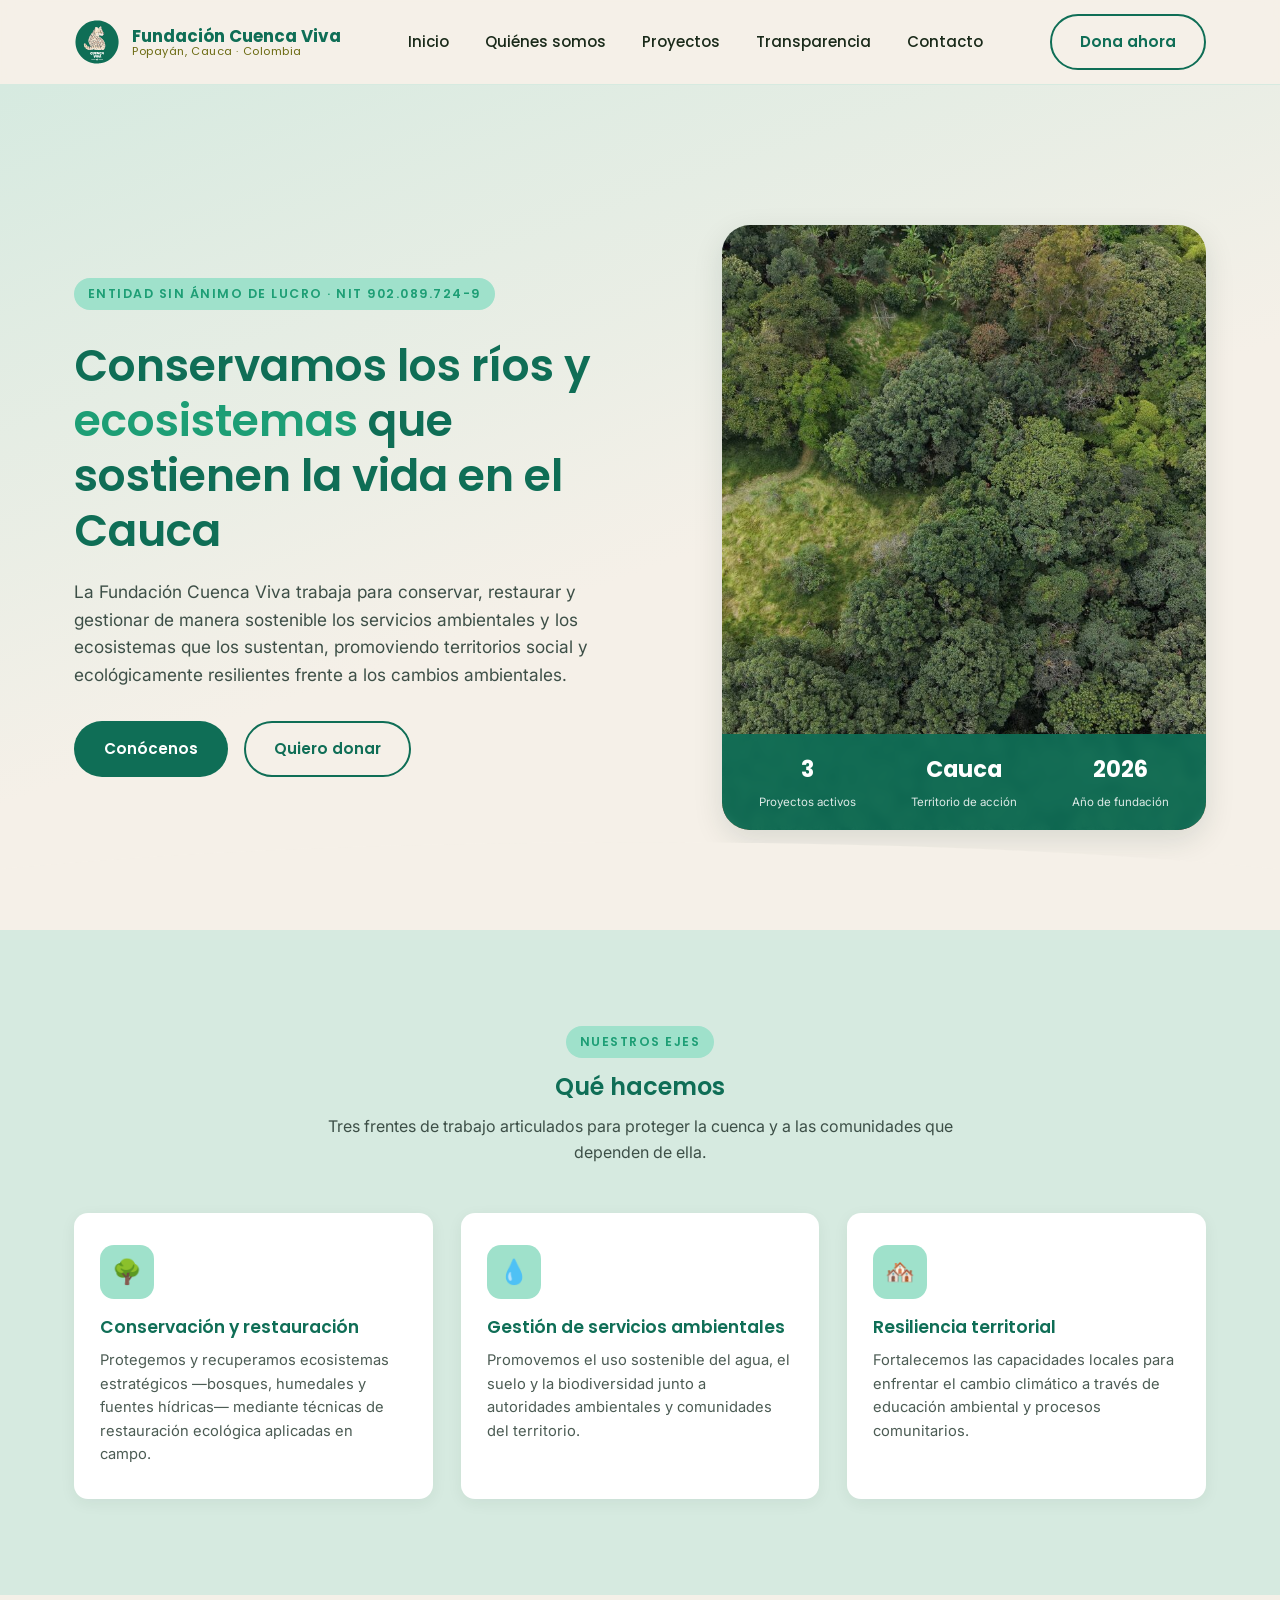
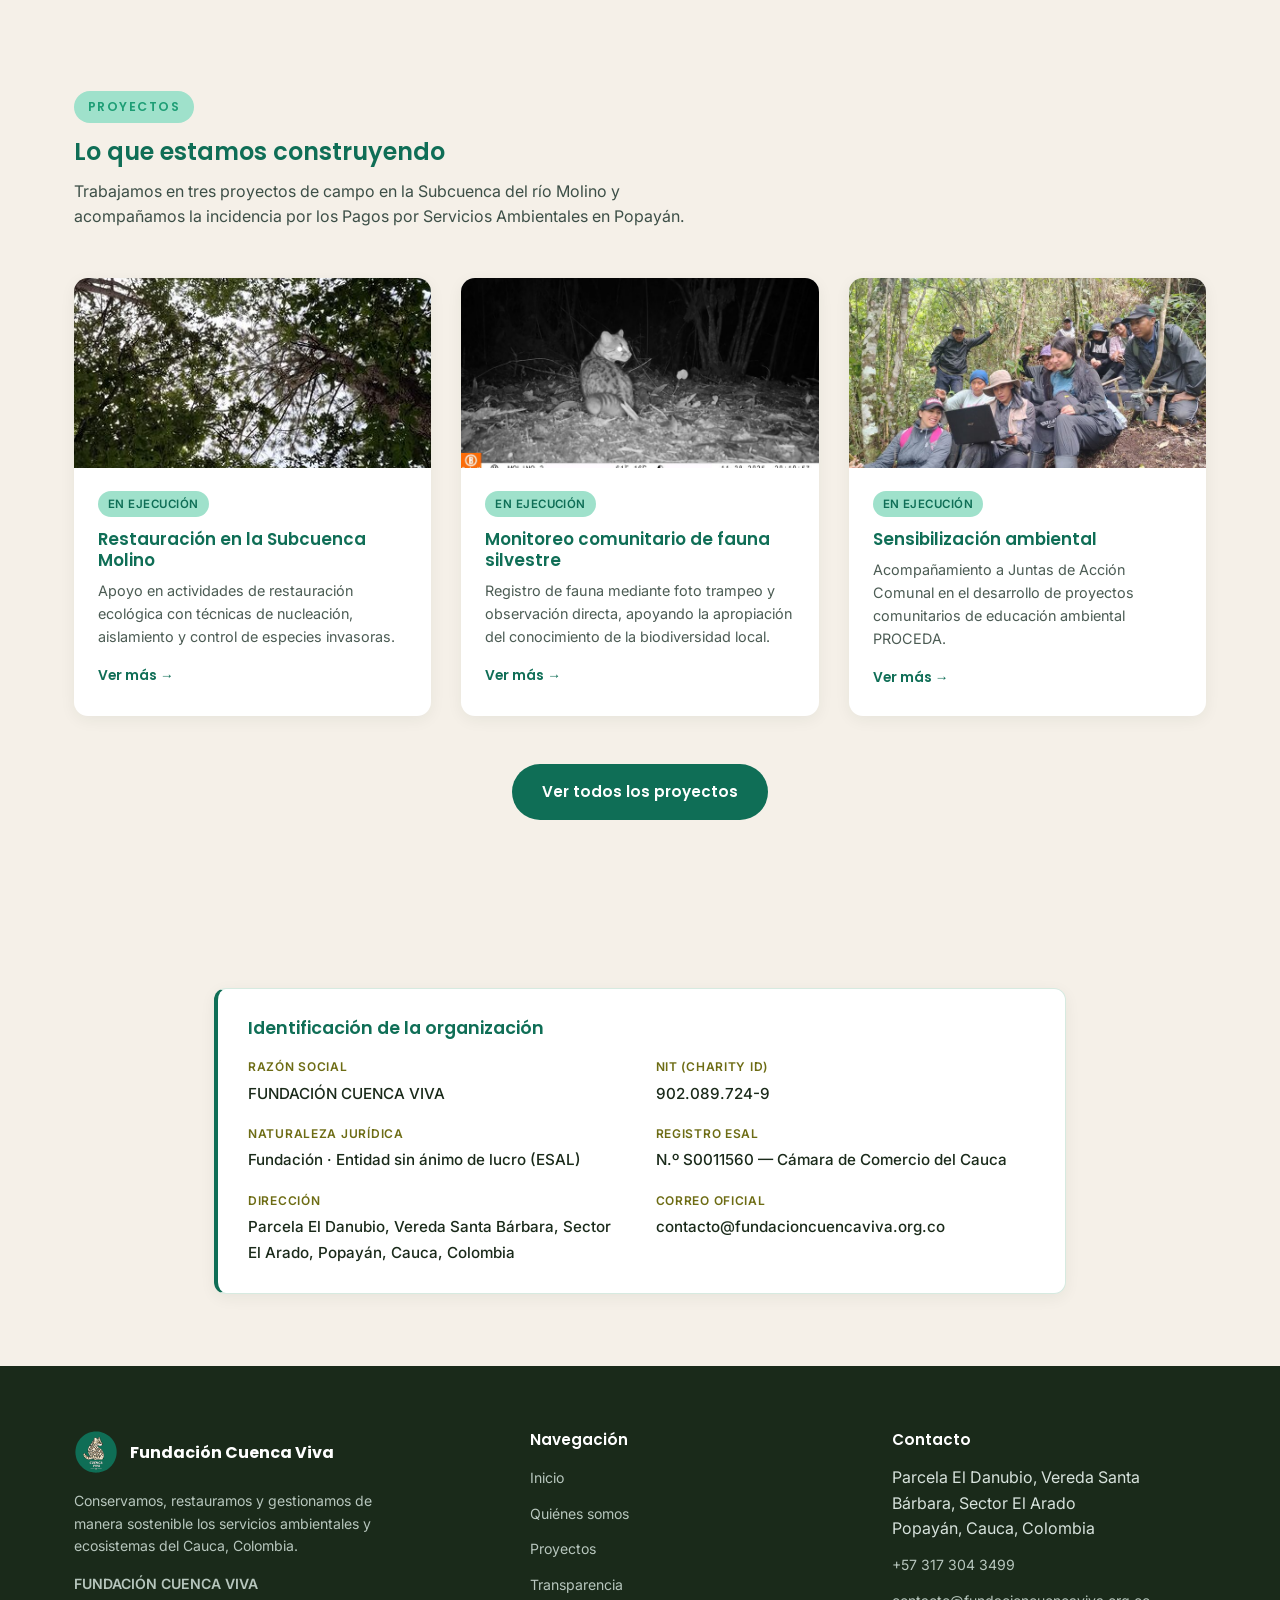
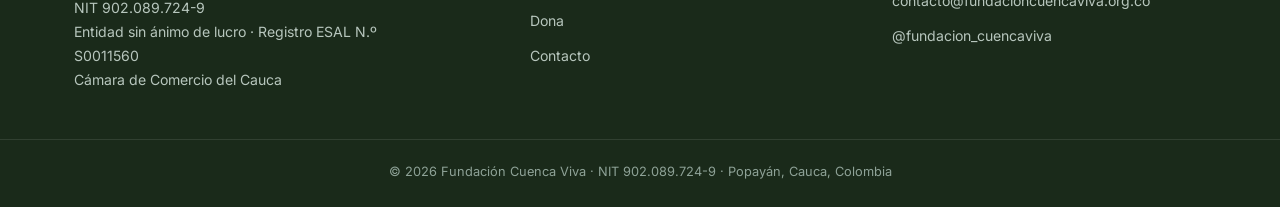
<file: index.html>
<!DOCTYPE html>
<html lang="es">
<head>
<meta charset="UTF-8">
<meta name="viewport" content="width=device-width, initial-scale=1.0">
<title>Fundación Cuenca Viva | Conservación de ecosistemas en el Cauca, Colombia</title>
<meta name="description" content="Fundación Cuenca Viva (NIT 902.089.724-9) es una entidad sin ánimo de lucro de Popayán, Cauca, que conserva, restaura y gestiona de manera sostenible los ecosistemas y servicios ambientales de la cuenca.">
<link rel="icon" type="image/svg+xml" href="images/logo.svg?v=2">
<link rel="shortcut icon" type="image/svg+xml" href="images/logo.svg?v=2">
<link rel="preconnect" href="https://fonts.googleapis.com">
<link href="https://fonts.googleapis.com/css2?family=Inter:wght@400;500;600&family=Poppins:wght@500;600;700&display=swap" rel="stylesheet">
<link rel="stylesheet" href="css/style.css">
<link rel="canonical" href="https://fundacioncuencaviva.org.co/">

<script type="application/ld+json">
{
  "@context": "https://schema.org",
  "@type": "NGO",
  "name": "Fundación Cuenca Viva",
  "legalName": "FUNDACIÓN CUENCA VIVA",
  "alternateName": "FUNCUVI",
  "taxID": "902089724-9",
  "url": "https://fundacioncuencaviva.org.co/",
  "logo": "https://fundacioncuencaviva.org.co/images/logo.svg",
  "description": "Entidad sin ánimo de lucro colombiana dedicada a conservar, restaurar y gestionar de manera sostenible los servicios ambientales y los ecosistemas del departamento del Cauca.",
  "email": "contacto@fundacioncuencaviva.org.co",
  "telephone": "+573173043499",
  "foundingDate": "2026-07-27",
  "address": {
    "@type": "PostalAddress",
    "streetAddress": "Parcela El Danubio, Vereda Santa Bárbara, Sector El Arado",
    "addressLocality": "Popayán",
    "addressRegion": "Cauca",
    "postalCode": "190001",
    "addressCountry": "CO"
  },
  "sameAs": [
    "https://www.instagram.com/fundacion_cuencaviva",
    "https://www.facebook.com/share/19NFATzHKv/",
    "https://www.tiktok.com/@cuenca.viva"
  ]
}
</script>
</head>
<body>

<header class="header">
  <div class="container">
    <a href="index.html" class="marca">
      <img src="images/logo.svg?v=2" alt="Logo Fundación Cuenca Viva">
      <span class="marca-texto">Fundación Cuenca Viva<span>Popayán, Cauca · Colombia</span></span>
    </a>

    <nav class="nav">
      <a href="index.html">Inicio</a>
      <a href="quienes-somos.html">Quiénes somos</a>
      <a href="proyectos.html">Proyectos</a>
      <a href="transparencia.html">Transparencia</a>
      <a href="contacto.html">Contacto</a>
    </nav>

    <div class="header-acciones">
      <a href="dona.html" class="btn btn-secundario">Dona ahora</a>
      <button class="menu-toggle" aria-label="Abrir menú">
        <span></span><span></span><span></span>
      </button>
    </div>
  </div>
</header>

<!-- ======= HERO ======= -->
<section id="inicio" class="hero">
  <div class="container">
    <div class="hero-texto">
      <span class="eyebrow">Entidad sin ánimo de lucro · NIT 902.089.724-9</span>
      <h1>Conservamos los ríos y <em>ecosistemas</em> que sostienen la vida en el Cauca</h1>
      <p>La Fundación Cuenca Viva trabaja para conservar, restaurar y gestionar de manera sostenible los servicios ambientales y los ecosistemas que los sustentan, promoviendo territorios social y ecológicamente resilientes frente a los cambios ambientales.</p>
      <div class="hero-acciones">
        <a href="quienes-somos.html" class="btn btn-primario">Conócenos</a>
        <a href="dona.html" class="btn btn-secundario">Quiero donar</a>
      </div>
    </div>

    <div class="hero-visual">
      <img src="images/hero-cuenca.jpg" alt="Vista aérea del bosque y la cuenca del río Molino, Popayán, Cauca">
      <div class="hero-stats">
        <div><strong>3</strong><span>Proyectos activos</span></div>
        <div><strong>Cauca</strong><span>Territorio de acción</span></div>
        <div><strong>2026</strong><span>Año de fundación</span></div>
      </div>
    </div>
  </div>
  <div class="hero-ola"></div>
</section>

<!-- ======= QUÉ HACEMOS ======= -->
<section id="que-hacemos" class="ejes">
  <div class="container">
    <div class="section-head centrado">
      <span class="eyebrow">Nuestros ejes</span>
      <h2>Qué hacemos</h2>
      <p>Tres frentes de trabajo articulados para proteger la cuenca y a las comunidades que dependen de ella.</p>
    </div>

    <div class="ejes-grid">
      <div class="eje-card">
        <div class="eje-icono">🌳</div>
        <h3>Conservación y restauración</h3>
        <p>Protegemos y recuperamos ecosistemas estratégicos —bosques, humedales y fuentes hídricas— mediante técnicas de restauración ecológica aplicadas en campo.</p>
      </div>
      <div class="eje-card">
        <div class="eje-icono">💧</div>
        <h3>Gestión de servicios ambientales</h3>
        <p>Promovemos el uso sostenible del agua, el suelo y la biodiversidad junto a autoridades ambientales y comunidades del territorio.</p>
      </div>
      <div class="eje-card">
        <div class="eje-icono">🏘️</div>
        <h3>Resiliencia territorial</h3>
        <p>Fortalecemos las capacidades locales para enfrentar el cambio climático a través de educación ambiental y procesos comunitarios.</p>
      </div>
    </div>
  </div>
</section>

<!-- ======= PROYECTOS (vista previa) ======= -->
<section id="proyectos" class="proyectos">
  <div class="container">
    <div class="section-head">
      <span class="eyebrow">Proyectos</span>
      <h2>Lo que estamos construyendo</h2>
      <p>Trabajamos en tres proyectos de campo en la Subcuenca del río Molino y acompañamos la incidencia por los Pagos por Servicios Ambientales en Popayán.</p>
    </div>

    <div class="proyectos-grid">
      <div class="proyecto-card">
        <div class="proyecto-img">
          <img src="images/proyecto-restauracion.jpg" alt="Dosel de bosque en restauración en la Subcuenca Molino">
        </div>
        <div class="proyecto-body">
          <span class="tag-estado">En ejecución</span>
          <h3>Restauración en la Subcuenca Molino</h3>
          <p>Apoyo en actividades de restauración ecológica con técnicas de nucleación, aislamiento y control de especies invasoras.</p>
          <a href="proyectos.html#restauracion">Ver más →</a>
        </div>
      </div>

      <div class="proyecto-card">
        <div class="proyecto-img">
          <img src="images/proyecto-fauna.jpg" alt="Registro de fototrampeo de fauna silvestre en la cuenca">
        </div>
        <div class="proyecto-body">
          <span class="tag-estado">En ejecución</span>
          <h3>Monitoreo comunitario de fauna silvestre</h3>
          <p>Registro de fauna mediante foto trampeo y observación directa, apoyando la apropiación del conocimiento de la biodiversidad local.</p>
          <a href="proyectos.html#fauna">Ver más →</a>
        </div>
      </div>

      <div class="proyecto-card">
        <div class="proyecto-img">
          <img src="images/proyecto-sensibilizacion.jpg" alt="Equipo de la fundación en jornada de trabajo comunitario">
        </div>
        <div class="proyecto-body">
          <span class="tag-estado">En ejecución</span>
          <h3>Sensibilización ambiental</h3>
          <p>Acompañamiento a Juntas de Acción Comunal en el desarrollo de proyectos comunitarios de educación ambiental PROCEDA.</p>
          <a href="proyectos.html#sensibilizacion">Ver más →</a>
        </div>
      </div>
    </div>

    <div class="proyectos-cta">
      <a href="proyectos.html" class="btn btn-primario">Ver todos los proyectos</a>
    </div>
  </div>
</section>

<!-- ======= IDENTIDAD DE LA ENTIDAD ======= -->
<section class="quienes" style="padding-top:72px; padding-bottom:72px;">
  <div class="container" style="display:block; max-width:900px;">
    <div class="legal-box">
      <h3>Identificación de la organización</h3>
      <div class="legal-grid">
        <div class="legal-dato">
          <span>Razón social</span>
          <strong>FUNDACIÓN CUENCA VIVA</strong>
        </div>
        <div class="legal-dato">
          <span>NIT (Charity ID)</span>
          <strong>902.089.724-9</strong>
        </div>
        <div class="legal-dato">
          <span>Naturaleza jurídica</span>
          <strong>Fundación · Entidad sin ánimo de lucro (ESAL)</strong>
        </div>
        <div class="legal-dato">
          <span>Registro ESAL</span>
          <strong>N.º S0011560 — Cámara de Comercio del Cauca</strong>
        </div>
        <div class="legal-dato">
          <span>Dirección</span>
          <strong>Parcela El Danubio, Vereda Santa Bárbara, Sector El Arado, Popayán, Cauca, Colombia</strong>
        </div>
        <div class="legal-dato">
          <span>Correo oficial</span>
          <strong><a href="mailto:contacto@fundacioncuencaviva.org.co">contacto@fundacioncuencaviva.org.co</a></strong>
        </div>
      </div>
    </div>
  </div>
</section>

<footer class="footer">
  <div class="container">
    <div>
      <div class="footer-marca">
        <img src="images/logo.svg?v=2" alt="Logo Fundación Cuenca Viva">
        <span>Fundación Cuenca Viva</span>
      </div>
      <p>Conservamos, restauramos y gestionamos de manera sostenible los servicios ambientales y ecosistemas del Cauca, Colombia.</p>
      <p class="footer-legal">
        <strong>FUNDACIÓN CUENCA VIVA</strong><br>
        NIT 902.089.724-9<br>
        Entidad sin ánimo de lucro · Registro ESAL N.º S0011560<br>
        Cámara de Comercio del Cauca
      </p>
    </div>

    <div>
      <h4>Navegación</h4>
      <ul>
        <li><a href="index.html">Inicio</a></li>
        <li><a href="quienes-somos.html">Quiénes somos</a></li>
        <li><a href="proyectos.html">Proyectos</a></li>
        <li><a href="transparencia.html">Transparencia</a></li>
        <li><a href="dona.html">Dona</a></li>
        <li><a href="contacto.html">Contacto</a></li>
      </ul>
    </div>

    <div>
      <h4>Contacto</h4>
      <ul>
        <li>Parcela El Danubio, Vereda Santa Bárbara, Sector El Arado<br>Popayán, Cauca, Colombia</li>
        <li><a href="tel:+573173043499">+57 317 304 3499</a></li>
        <li><a href="mailto:contacto@fundacioncuencaviva.org.co">contacto@fundacioncuencaviva.org.co</a></li>
        <li><a href="https://www.instagram.com/fundacion_cuencaviva" target="_blank" rel="noopener">@fundacion_cuencaviva</a></li>
      </ul>
    </div>
  </div>

  <div class="footer-bottom">
    © <span id="anio-actual"></span> Fundación Cuenca Viva · NIT 902.089.724-9 · Popayán, Cauca, Colombia
  </div>
</footer>

<script src="js/script.js"></script>
</body>
</html>
</file>
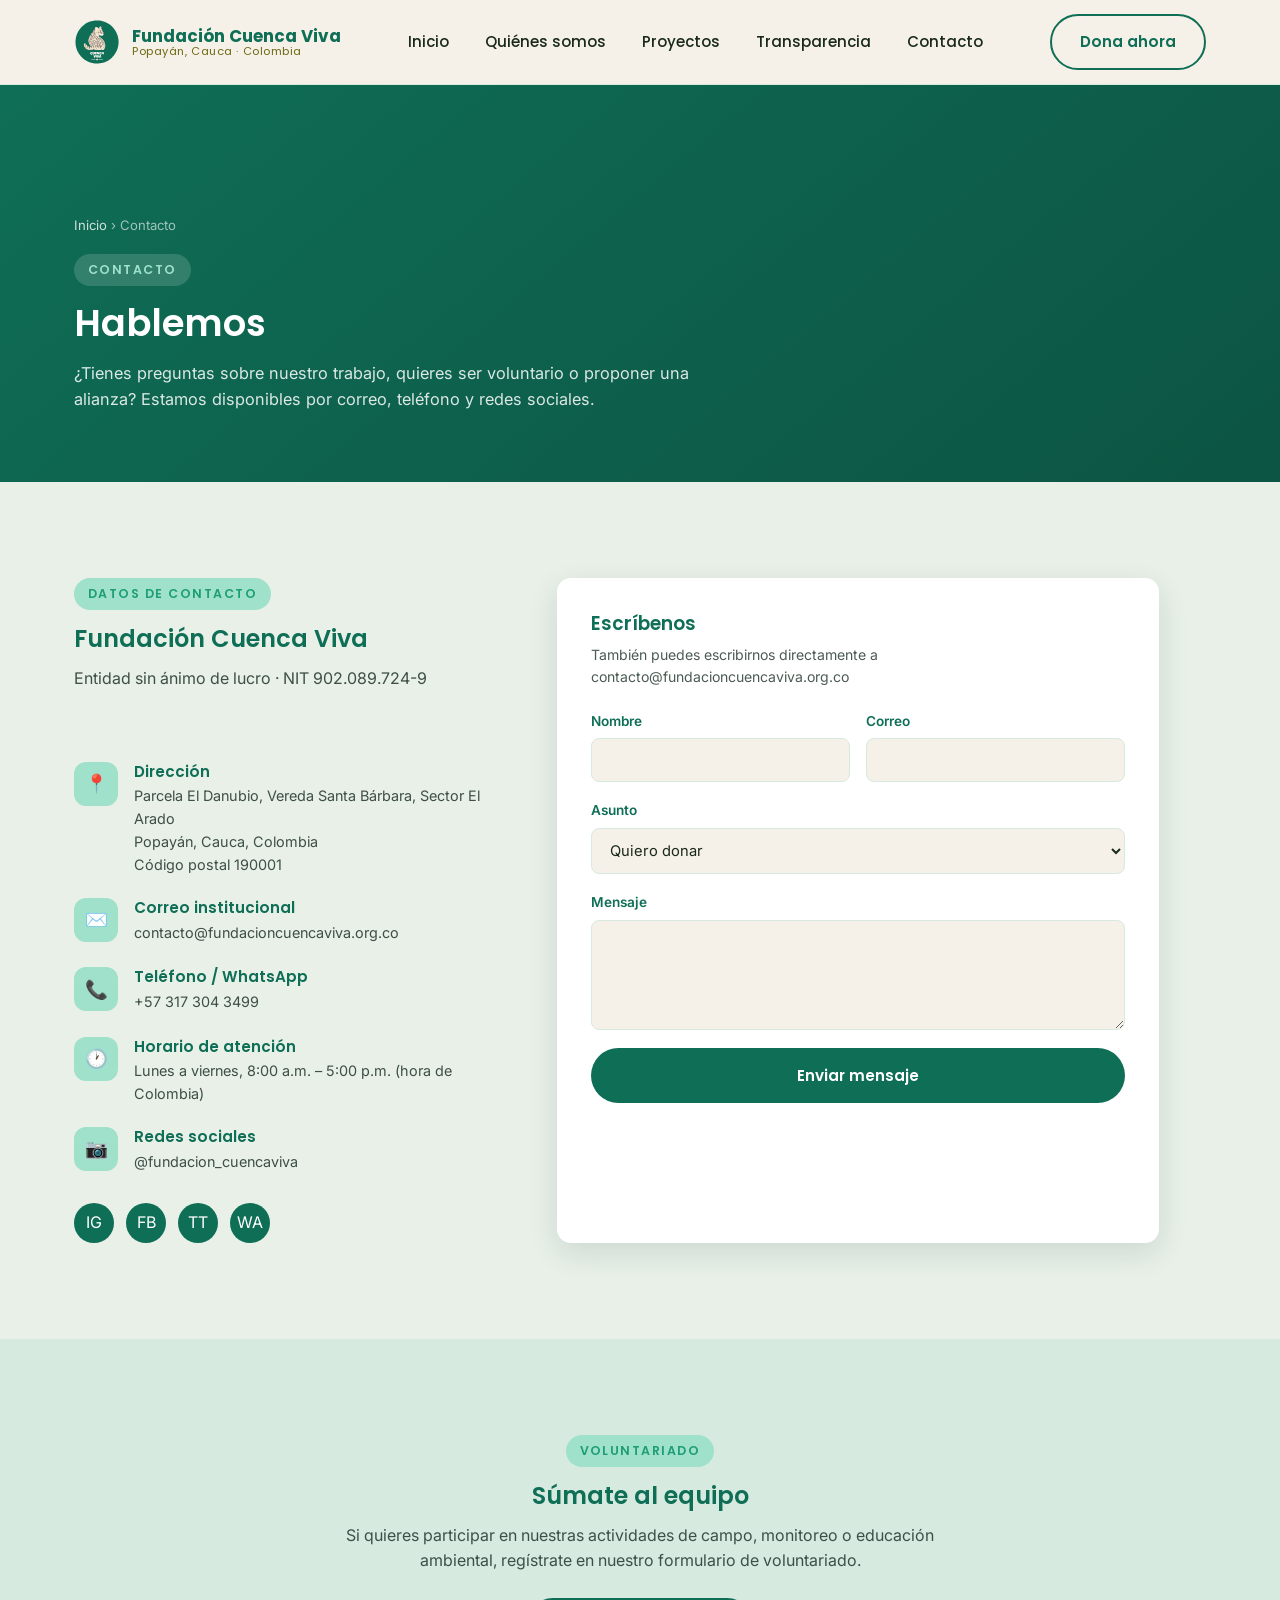
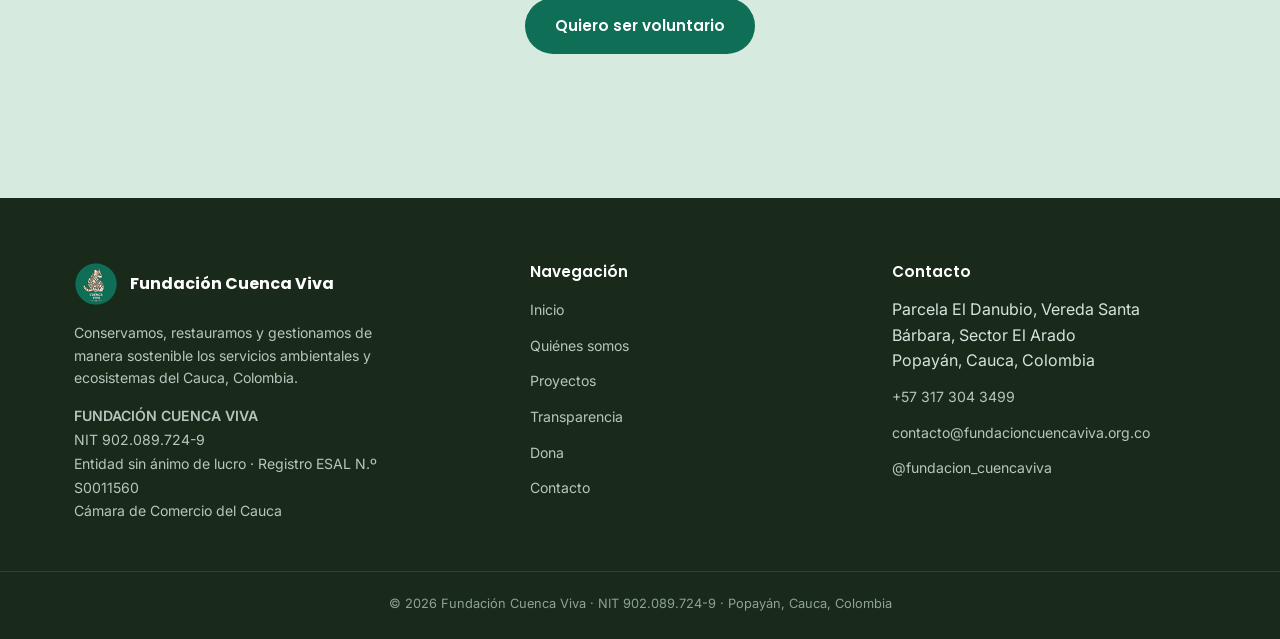
<file: contacto.html>
<!DOCTYPE html>
<html lang="es">
<head>
<meta charset="UTF-8">
<meta name="viewport" content="width=device-width, initial-scale=1.0">
<title>Contacto | Fundación Cuenca Viva</title>
<meta name="description" content="Contacta a la Fundación Cuenca Viva: Parcela El Danubio, Vereda Santa Bárbara, Sector El Arado, Popayán, Cauca, Colombia. Correo contacto@fundacioncuencaviva.org.co · Tel. +57 317 304 3499.">
<link rel="icon" type="image/svg+xml" href="images/logo.svg?v=2">
<link rel="shortcut icon" type="image/svg+xml" href="images/logo.svg?v=2">
<link rel="preconnect" href="https://fonts.googleapis.com">
<link href="https://fonts.googleapis.com/css2?family=Inter:wght@400;500;600&family=Poppins:wght@500;600;700&display=swap" rel="stylesheet">
<link rel="stylesheet" href="css/style.css">
<link rel="canonical" href="https://fundacioncuencaviva.org.co/contacto">
</head>
<body>

<header class="header">
  <div class="container">
    <a href="index.html" class="marca">
      <img src="images/logo.svg?v=2" alt="Logo Fundación Cuenca Viva">
      <span class="marca-texto">Fundación Cuenca Viva<span>Popayán, Cauca · Colombia</span></span>
    </a>

    <nav class="nav">
      <a href="index.html">Inicio</a>
      <a href="quienes-somos.html">Quiénes somos</a>
      <a href="proyectos.html">Proyectos</a>
      <a href="transparencia.html">Transparencia</a>
      <a href="contacto.html">Contacto</a>
    </nav>

    <div class="header-acciones">
      <a href="dona.html" class="btn btn-secundario">Dona ahora</a>
      <button class="menu-toggle" aria-label="Abrir menú">
        <span></span><span></span><span></span>
      </button>
    </div>
  </div>
</header>

<section class="page-header">
  <div class="container">
    <div class="migas"><a href="index.html">Inicio</a> › Contacto</div>
    <span class="eyebrow">Contacto</span>
    <h1>Hablemos</h1>
    <p>¿Tienes preguntas sobre nuestro trabajo, quieres ser voluntario o proponer una alianza? Estamos disponibles por correo, teléfono y redes sociales.</p>
  </div>
</section>

<section class="contacto">
  <div class="container">
    <div class="contacto-info">
      <div class="section-head">
        <span class="eyebrow">Datos de contacto</span>
        <h2>Fundación Cuenca Viva</h2>
        <p>Entidad sin ánimo de lucro · NIT 902.089.724-9</p>
      </div>

      <div class="info-item">
        <div class="info-icono">📍</div>
        <div>
          <h4>Dirección</h4>
          <p>Parcela El Danubio, Vereda Santa Bárbara, Sector El Arado<br>
          Popayán, Cauca, Colombia<br>
          Código postal 190001</p>
        </div>
      </div>

      <div class="info-item">
        <div class="info-icono">✉️</div>
        <div>
          <h4>Correo institucional</h4>
          <a href="mailto:contacto@fundacioncuencaviva.org.co">contacto@fundacioncuencaviva.org.co</a>
        </div>
      </div>

      <div class="info-item">
        <div class="info-icono">📞</div>
        <div>
          <h4>Teléfono / WhatsApp</h4>
          <a href="tel:+573173043499">+57 317 304 3499</a>
        </div>
      </div>

      <div class="info-item">
        <div class="info-icono">🕐</div>
        <div>
          <h4>Horario de atención</h4>
          <p>Lunes a viernes, 8:00 a.m. – 5:00 p.m. (hora de Colombia)</p>
        </div>
      </div>

      <div class="info-item">
        <div class="info-icono">📷</div>
        <div>
          <h4>Redes sociales</h4>
          <a href="https://www.instagram.com/fundacion_cuencaviva" target="_blank" rel="noopener">@fundacion_cuencaviva</a>
        </div>
      </div>

      <div class="redes">
        <a href="https://www.instagram.com/fundacion_cuencaviva" target="_blank" rel="noopener" aria-label="Instagram">IG</a>
        <a href="https://www.facebook.com/share/19NFATzHKv/" target="_blank" rel="noopener" aria-label="Facebook">FB</a>
        <a href="https://www.tiktok.com/@cuenca.viva" target="_blank" rel="noopener" aria-label="TikTok">TT</a>
        <a href="https://wa.me/573173043499" target="_blank" rel="noopener" aria-label="WhatsApp">WA</a>
      </div>
    </div>

    <form class="form-caja" id="form-contacto">
      <h3 style="margin-bottom:8px;">Escríbenos</h3>
      <p style="font-size:0.88rem; color:#4c5c54; margin-bottom:22px;">También puedes escribirnos directamente a contacto@fundacioncuencaviva.org.co</p>

      <div class="form-fila">
        <div class="campo">
          <label for="nombre">Nombre</label>
          <input type="text" id="nombre" required>
        </div>
        <div class="campo">
          <label for="correo">Correo</label>
          <input type="email" id="correo" required>
        </div>
      </div>

      <div class="campo">
        <label for="asunto">Asunto</label>
        <select id="asunto">
          <option>Quiero donar</option>
          <option>Quiero ser voluntario</option>
          <option>Propuesta de alianza</option>
          <option>Solicitud de información</option>
          <option>Otro</option>
        </select>
      </div>

      <div class="campo">
        <label for="mensaje">Mensaje</label>
        <textarea id="mensaje" required></textarea>
      </div>

      <button type="submit" class="btn btn-primario btn-block">Enviar mensaje</button>
    </form>
  </div>
</section>

<section class="ejes">
  <div class="container">
    <div class="section-head centrado">
      <span class="eyebrow">Voluntariado</span>
      <h2>Súmate al equipo</h2>
      <p>Si quieres participar en nuestras actividades de campo, monitoreo o educación ambiental, regístrate en nuestro formulario de voluntariado.</p>
      <p style="margin-top:24px;">
        <a href="https://forms.gle/8LjNhKtN3xJFmJ4n8" target="_blank" rel="noopener" class="btn btn-primario">Quiero ser voluntario</a>
      </p>
    </div>
  </div>
</section>

<footer class="footer">
  <div class="container">
    <div>
      <div class="footer-marca">
        <img src="images/logo.svg?v=2" alt="Logo Fundación Cuenca Viva">
        <span>Fundación Cuenca Viva</span>
      </div>
      <p>Conservamos, restauramos y gestionamos de manera sostenible los servicios ambientales y ecosistemas del Cauca, Colombia.</p>
      <p class="footer-legal">
        <strong>FUNDACIÓN CUENCA VIVA</strong><br>
        NIT 902.089.724-9<br>
        Entidad sin ánimo de lucro · Registro ESAL N.º S0011560<br>
        Cámara de Comercio del Cauca
      </p>
    </div>

    <div>
      <h4>Navegación</h4>
      <ul>
        <li><a href="index.html">Inicio</a></li>
        <li><a href="quienes-somos.html">Quiénes somos</a></li>
        <li><a href="proyectos.html">Proyectos</a></li>
        <li><a href="transparencia.html">Transparencia</a></li>
        <li><a href="dona.html">Dona</a></li>
        <li><a href="contacto.html">Contacto</a></li>
      </ul>
    </div>

    <div>
      <h4>Contacto</h4>
      <ul>
        <li>Parcela El Danubio, Vereda Santa Bárbara, Sector El Arado<br>Popayán, Cauca, Colombia</li>
        <li><a href="tel:+573173043499">+57 317 304 3499</a></li>
        <li><a href="mailto:contacto@fundacioncuencaviva.org.co">contacto@fundacioncuencaviva.org.co</a></li>
        <li><a href="https://www.instagram.com/fundacion_cuencaviva" target="_blank" rel="noopener">@fundacion_cuencaviva</a></li>
      </ul>
    </div>
  </div>

  <div class="footer-bottom">
    © <span id="anio-actual"></span> Fundación Cuenca Viva · NIT 902.089.724-9 · Popayán, Cauca, Colombia
  </div>
</footer>

<script src="js/script.js"></script>
</body>
</html>
</file>
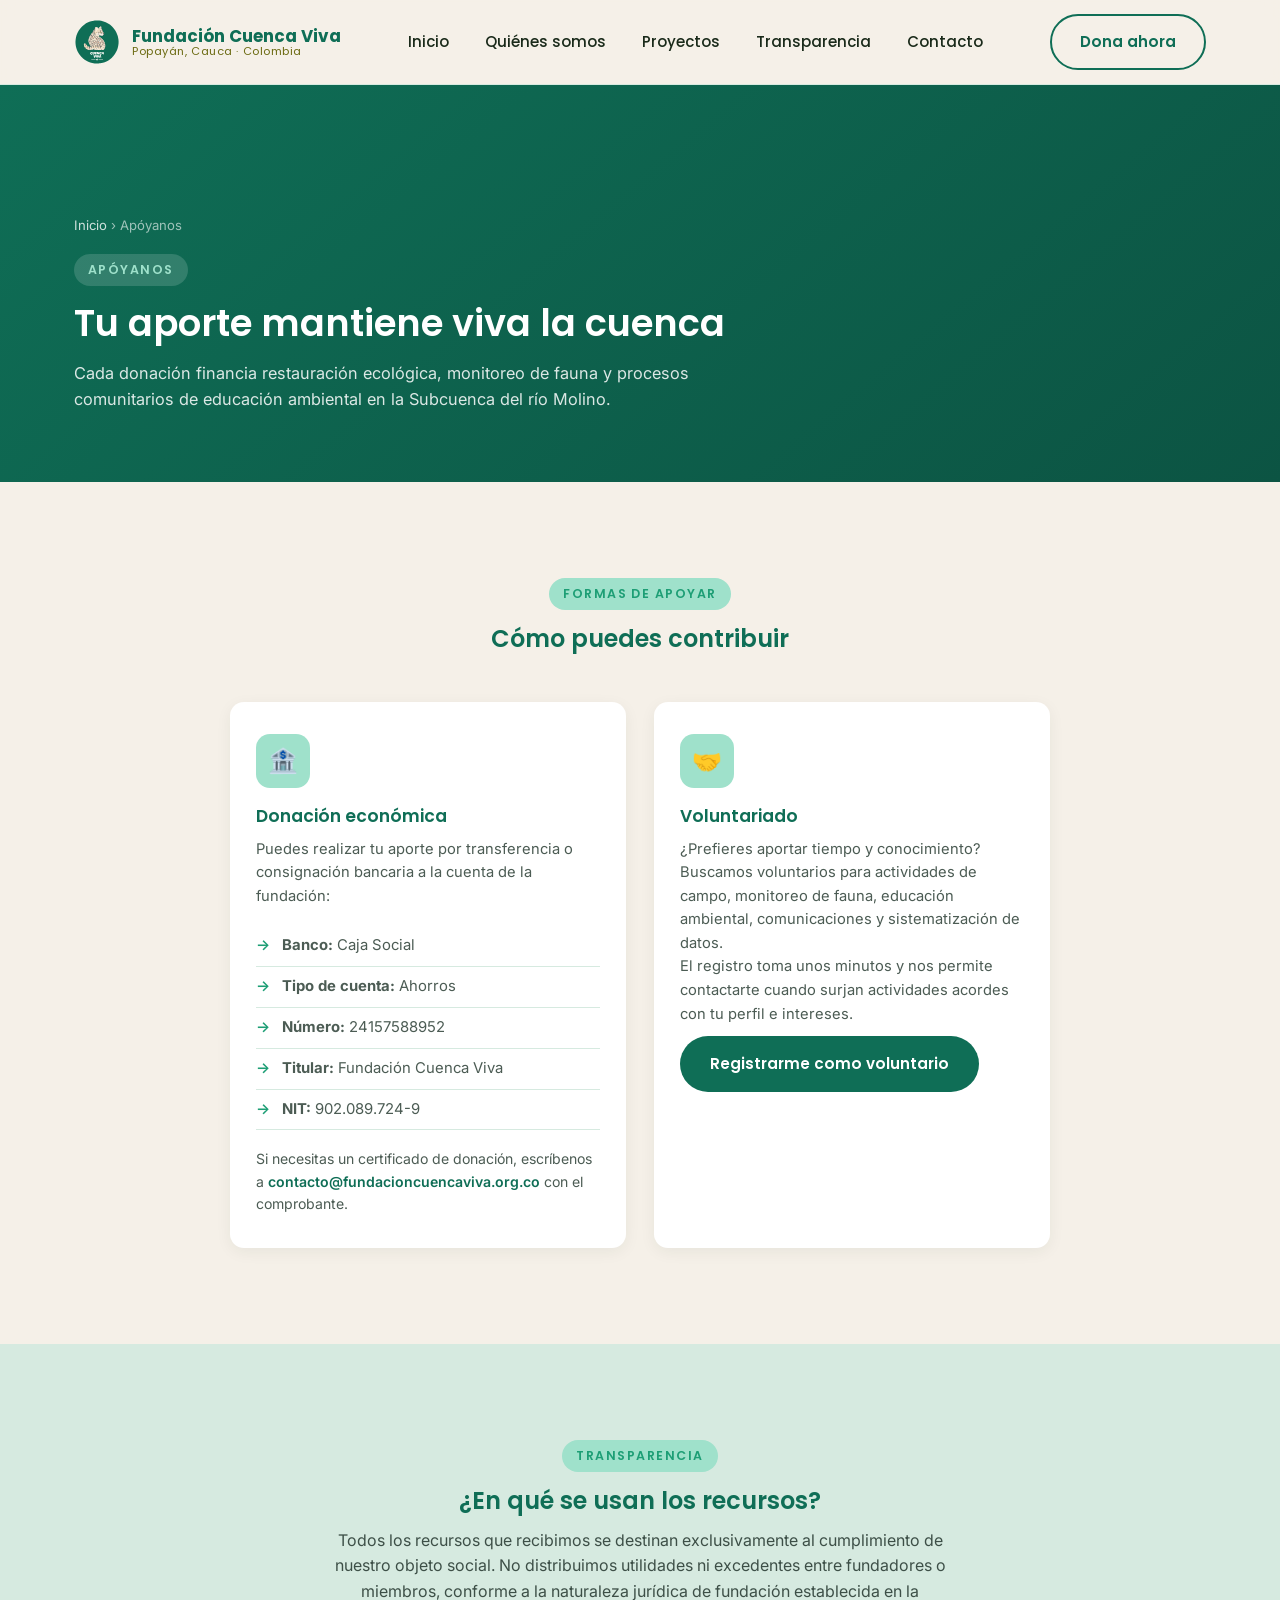
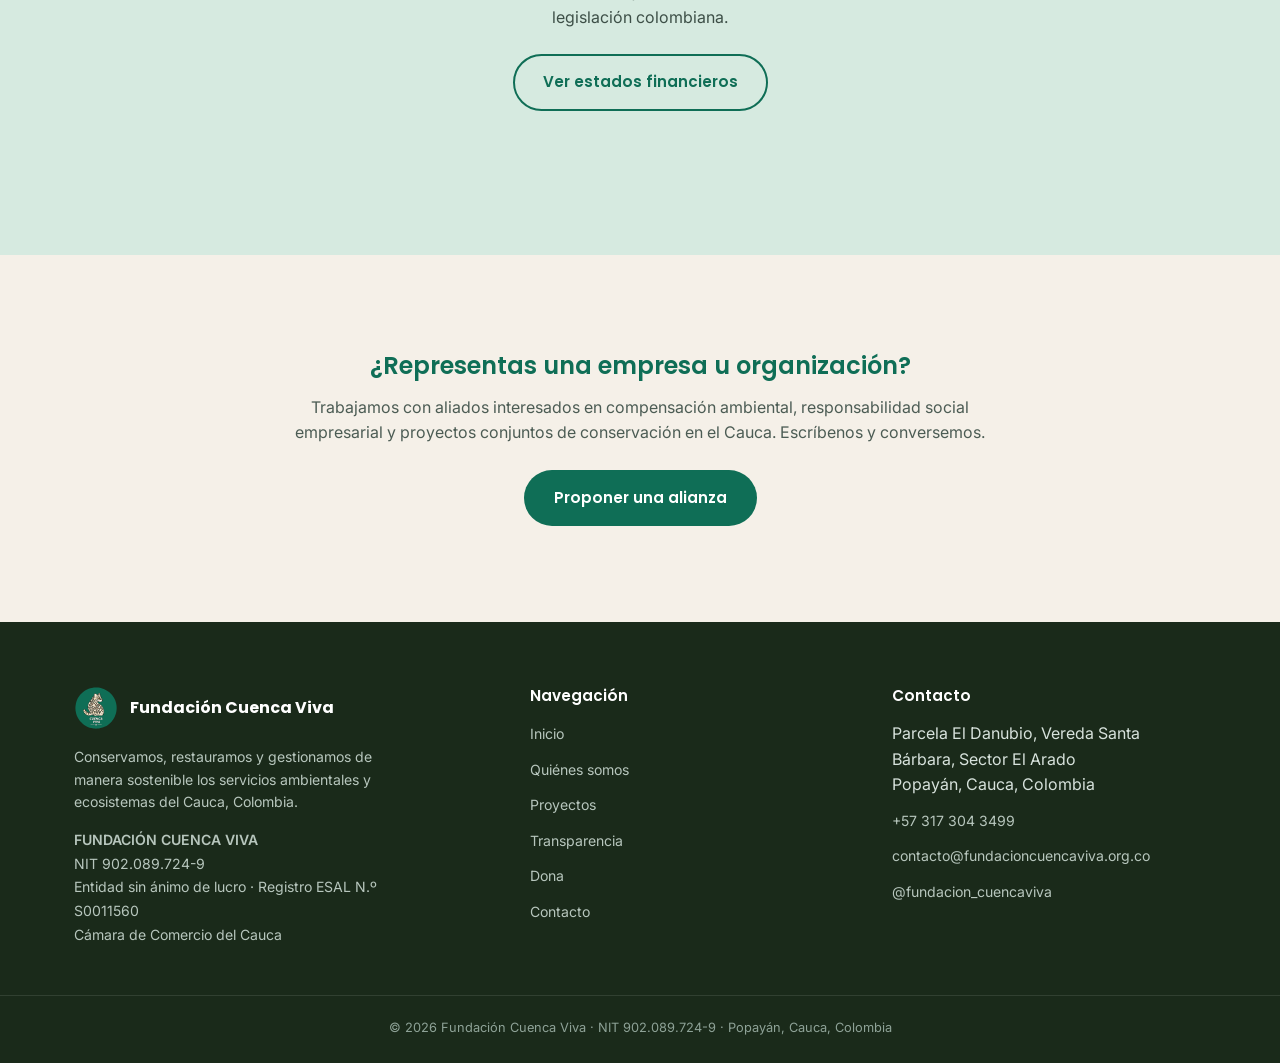
<file: dona.html>
<!DOCTYPE html>
<html lang="es">
<head>
<meta charset="UTF-8">
<meta name="viewport" content="width=device-width, initial-scale=1.0">
<title>Apóyanos | Fundación Cuenca Viva</title>
<meta name="description" content="Apoya la conservación de los ecosistemas del Cauca. Dona a la Fundación Cuenca Viva (NIT 902.089.724-9) o súmate como voluntario a nuestros proyectos en Popayán, Colombia.">
<link rel="icon" type="image/svg+xml" href="images/logo.svg?v=2">
<link rel="shortcut icon" type="image/svg+xml" href="images/logo.svg?v=2">
<link rel="preconnect" href="https://fonts.googleapis.com">
<link href="https://fonts.googleapis.com/css2?family=Inter:wght@400;500;600&family=Poppins:wght@500;600;700&display=swap" rel="stylesheet">
<link rel="stylesheet" href="css/style.css">
<link rel="canonical" href="https://fundacioncuencaviva.org.co/dona">
</head>
<body>

<header class="header">
  <div class="container">
    <a href="index.html" class="marca">
      <img src="images/logo.svg?v=2" alt="Logo Fundación Cuenca Viva">
      <span class="marca-texto">Fundación Cuenca Viva<span>Popayán, Cauca · Colombia</span></span>
    </a>

    <nav class="nav">
      <a href="index.html">Inicio</a>
      <a href="quienes-somos.html">Quiénes somos</a>
      <a href="proyectos.html">Proyectos</a>
      <a href="transparencia.html">Transparencia</a>
      <a href="contacto.html">Contacto</a>
    </nav>

    <div class="header-acciones">
      <a href="dona.html" class="btn btn-secundario">Dona ahora</a>
      <button class="menu-toggle" aria-label="Abrir menú">
        <span></span><span></span><span></span>
      </button>
    </div>
  </div>
</header>

<section class="page-header">
  <div class="container">
    <div class="migas"><a href="index.html">Inicio</a> › Apóyanos</div>
    <span class="eyebrow">Apóyanos</span>
    <h1>Tu aporte mantiene viva la cuenca</h1>
    <p>Cada donación financia restauración ecológica, monitoreo de fauna y procesos comunitarios de educación ambiental en la Subcuenca del río Molino.</p>
  </div>
</section>

<section class="proyectos">
  <div class="container">
    <div class="section-head centrado">
      <span class="eyebrow">Formas de apoyar</span>
      <h2>Cómo puedes contribuir</h2>
    </div>

    <div class="ejes-grid" style="grid-template-columns:repeat(2,1fr); max-width:820px; margin:0 auto;">
      <div class="eje-card">
        <div class="eje-icono">🏦</div>
        <h3>Donación económica</h3>
        <p>Puedes realizar tu aporte por transferencia o consignación bancaria a la cuenta de la fundación:</p>
        <ul class="dato-lista">
          <li><strong>Banco:</strong> Caja Social</li>
          <li><strong>Tipo de cuenta:</strong> Ahorros</li>
          <li><strong>Número:</strong> 24157588952</li>
          <li><strong>Titular:</strong> Fundación Cuenca Viva</li>
          <li><strong>NIT:</strong> 902.089.724-9</li>
        </ul>
        <p style="font-size:0.88rem;">Si necesitas un certificado de donación, escríbenos a <a href="mailto:contacto@fundacioncuencaviva.org.co" style="color:var(--verde-oscuro); font-weight:600;">contacto@fundacioncuencaviva.org.co</a> con el comprobante.</p>
      </div>

      <div class="eje-card">
        <div class="eje-icono">🤝</div>
        <h3>Voluntariado</h3>
        <p>¿Prefieres aportar tiempo y conocimiento? Buscamos voluntarios para actividades de campo, monitoreo de fauna, educación ambiental, comunicaciones y sistematización de datos.</p>
        <p>El registro toma unos minutos y nos permite contactarte cuando surjan actividades acordes con tu perfil e intereses.</p>
        <a href="https://forms.gle/8LjNhKtN3xJFmJ4n8" target="_blank" rel="noopener" class="btn btn-primario" style="margin-top:10px;">Registrarme como voluntario</a>
      </div>
    </div>
  </div>
</section>

<section class="ejes">
  <div class="container">
    <div class="section-head centrado">
      <span class="eyebrow">Transparencia</span>
      <h2>¿En qué se usan los recursos?</h2>
      <p>Todos los recursos que recibimos se destinan exclusivamente al cumplimiento de nuestro objeto social. No distribuimos utilidades ni excedentes entre fundadores o miembros, conforme a la naturaleza jurídica de fundación establecida en la legislación colombiana.</p>
      <p style="margin-top:24px;">
        <a href="transparencia.html" class="btn btn-secundario">Ver estados financieros</a>
      </p>
    </div>
  </div>
</section>

<section class="quienes">
  <div class="container" style="display:block; max-width:760px; text-align:center;">
    <h2 style="margin-bottom:14px;">¿Representas una empresa u organización?</h2>
    <p style="color:#4c5c54; margin-bottom:24px;">Trabajamos con aliados interesados en compensación ambiental, responsabilidad social empresarial y proyectos conjuntos de conservación en el Cauca. Escríbenos y conversemos.</p>
    <a href="contacto.html" class="btn btn-primario">Proponer una alianza</a>
  </div>
</section>

<footer class="footer">
  <div class="container">
    <div>
      <div class="footer-marca">
        <img src="images/logo.svg?v=2" alt="Logo Fundación Cuenca Viva">
        <span>Fundación Cuenca Viva</span>
      </div>
      <p>Conservamos, restauramos y gestionamos de manera sostenible los servicios ambientales y ecosistemas del Cauca, Colombia.</p>
      <p class="footer-legal">
        <strong>FUNDACIÓN CUENCA VIVA</strong><br>
        NIT 902.089.724-9<br>
        Entidad sin ánimo de lucro · Registro ESAL N.º S0011560<br>
        Cámara de Comercio del Cauca
      </p>
    </div>

    <div>
      <h4>Navegación</h4>
      <ul>
        <li><a href="index.html">Inicio</a></li>
        <li><a href="quienes-somos.html">Quiénes somos</a></li>
        <li><a href="proyectos.html">Proyectos</a></li>
        <li><a href="transparencia.html">Transparencia</a></li>
        <li><a href="dona.html">Dona</a></li>
        <li><a href="contacto.html">Contacto</a></li>
      </ul>
    </div>

    <div>
      <h4>Contacto</h4>
      <ul>
        <li>Parcela El Danubio, Vereda Santa Bárbara, Sector El Arado<br>Popayán, Cauca, Colombia</li>
        <li><a href="tel:+573173043499">+57 317 304 3499</a></li>
        <li><a href="mailto:contacto@fundacioncuencaviva.org.co">contacto@fundacioncuencaviva.org.co</a></li>
        <li><a href="https://www.instagram.com/fundacion_cuencaviva" target="_blank" rel="noopener">@fundacion_cuencaviva</a></li>
      </ul>
    </div>
  </div>

  <div class="footer-bottom">
    © <span id="anio-actual"></span> Fundación Cuenca Viva · NIT 902.089.724-9 · Popayán, Cauca, Colombia
  </div>
</footer>

<script src="js/script.js"></script>
</body>
</html>
</file>
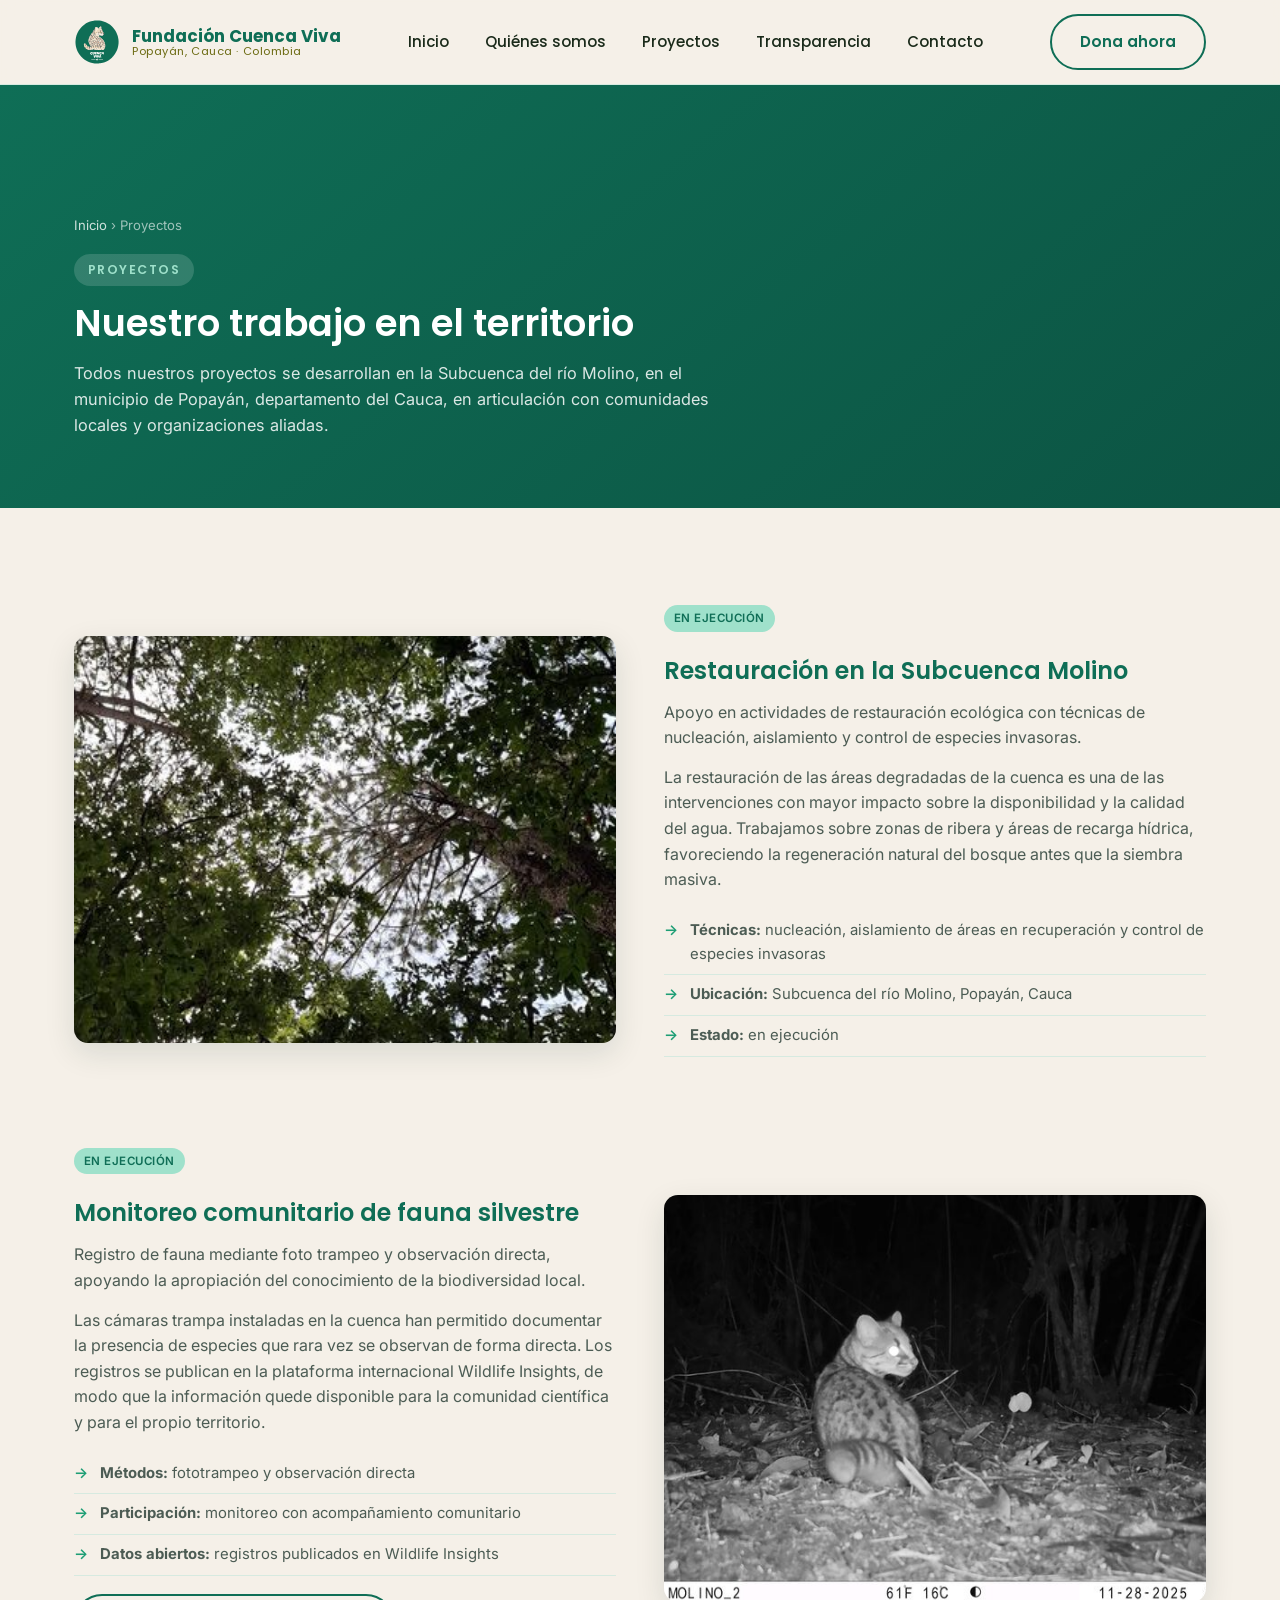
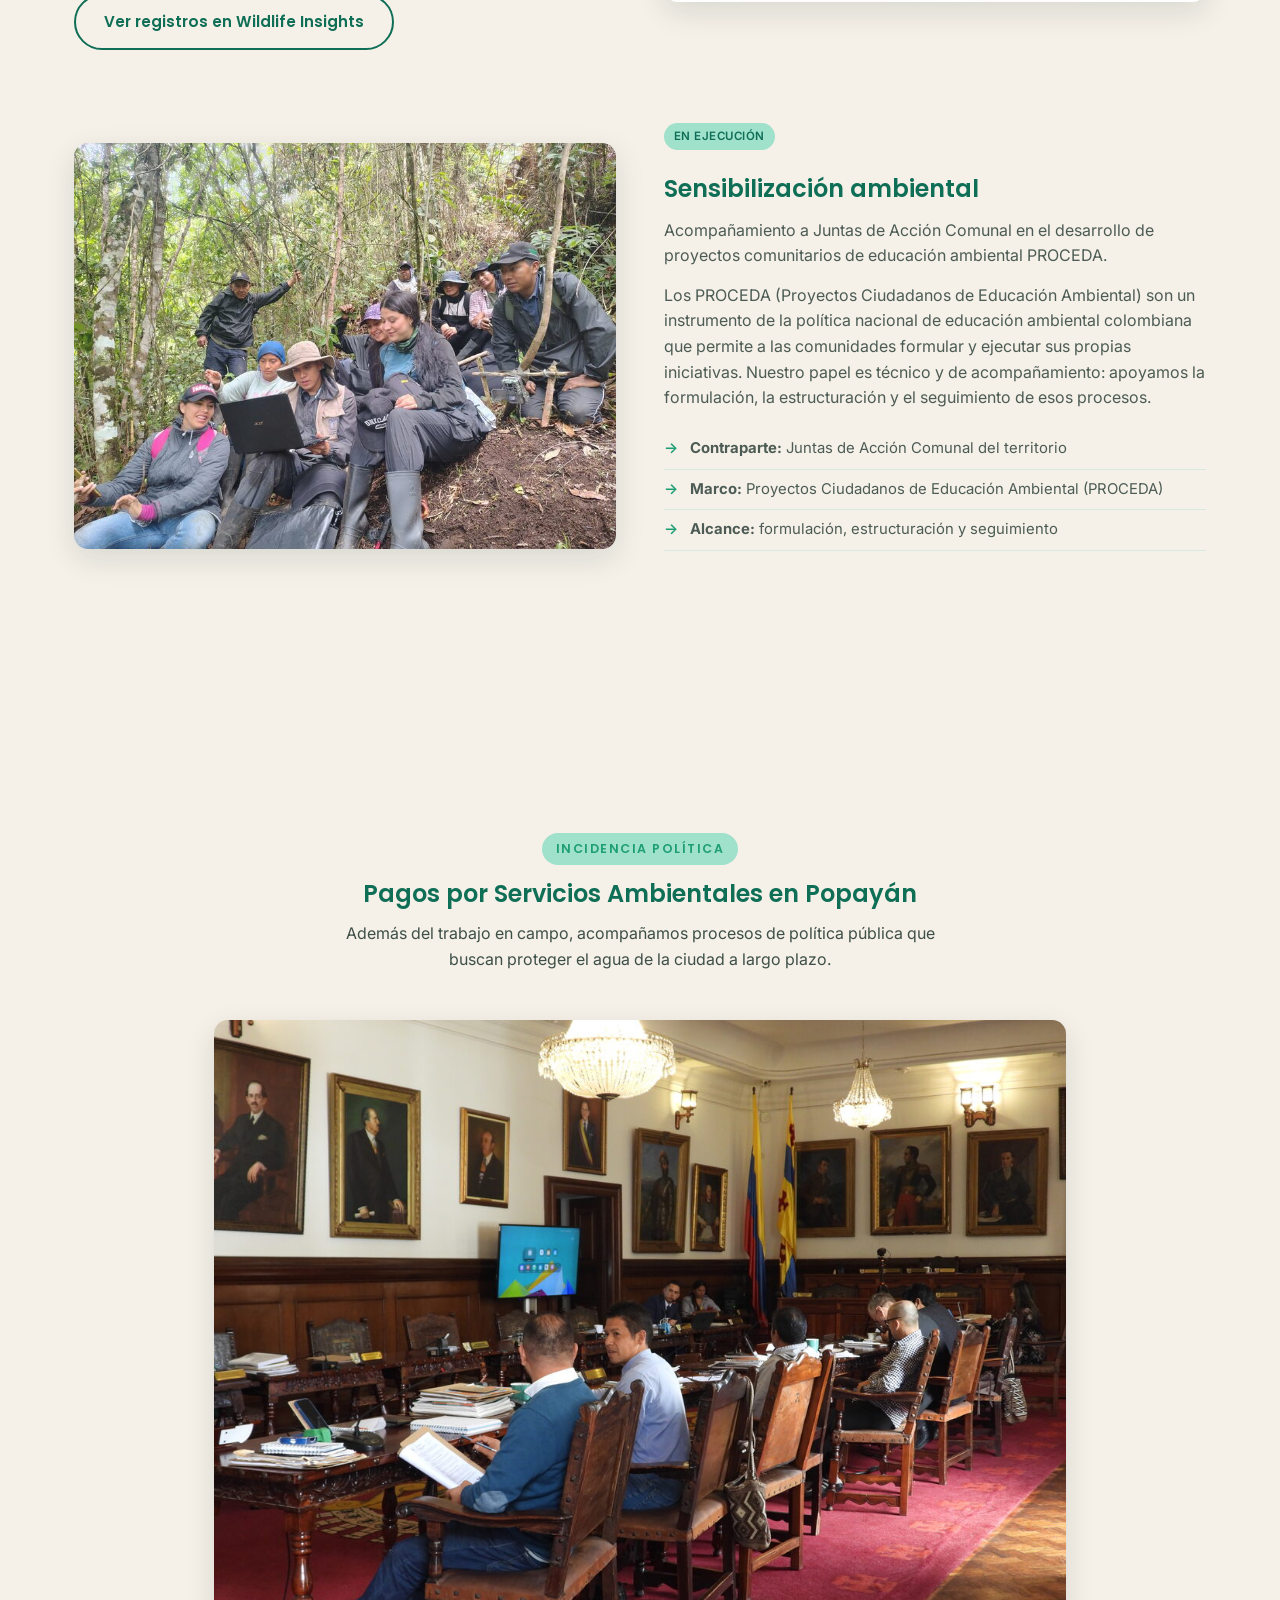
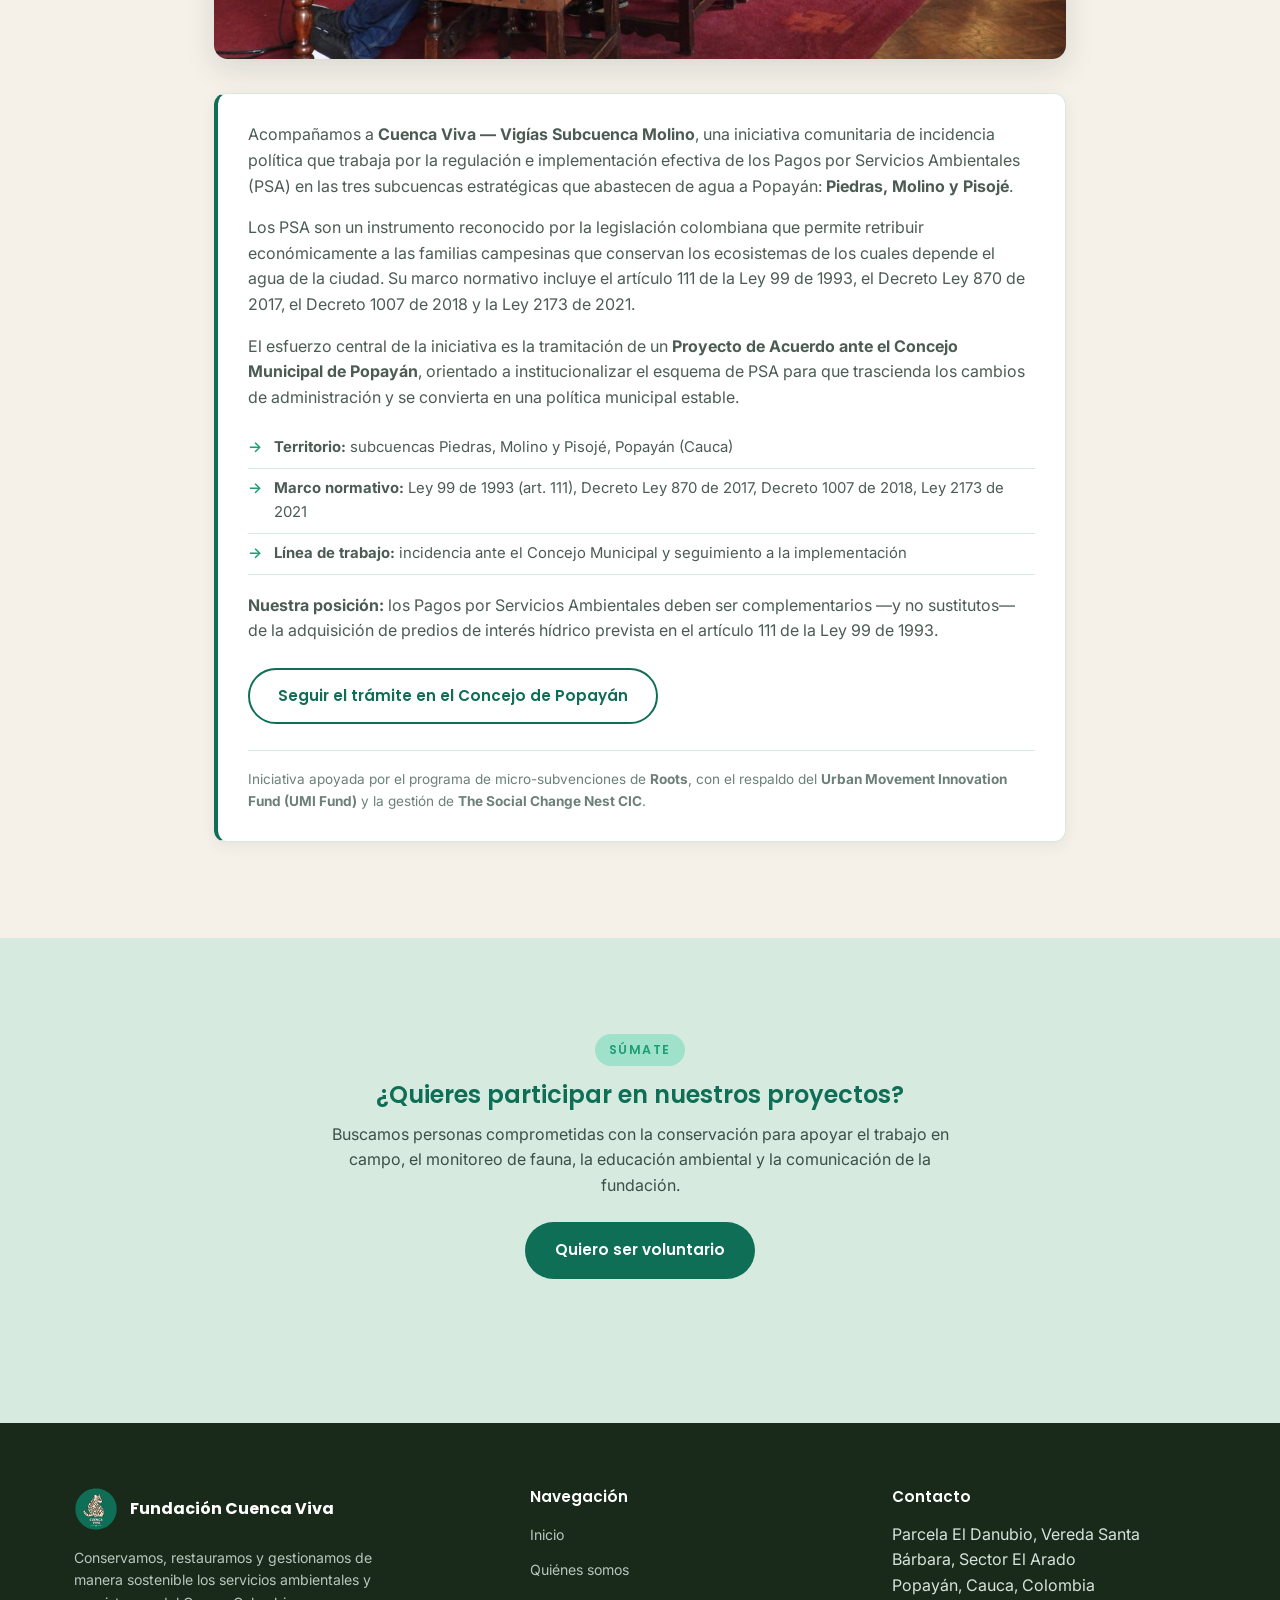
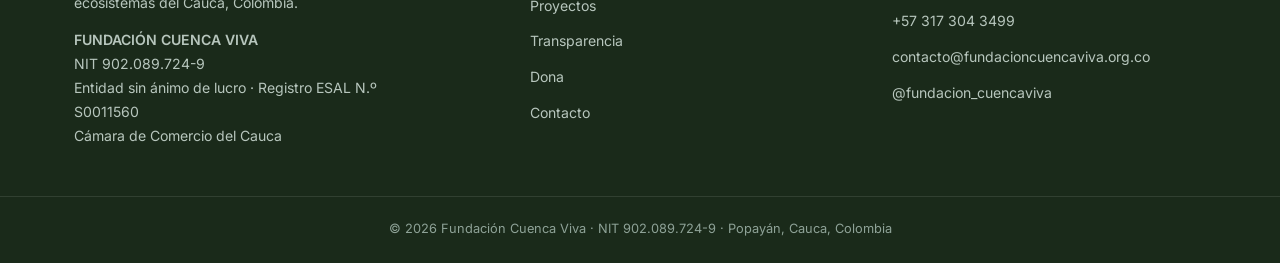
<file: proyectos.html>
<!DOCTYPE html>
<html lang="es">
<head>
<meta charset="UTF-8">
<meta name="viewport" content="width=device-width, initial-scale=1.0">
<title>Proyectos | Fundación Cuenca Viva</title>
<meta name="description" content="Proyectos de la Fundación Cuenca Viva en Popayán: restauración ecológica, monitoreo comunitario de fauna silvestre, sensibilización ambiental e incidencia por los Pagos por Servicios Ambientales (PSA).">
<link rel="icon" type="image/svg+xml" href="images/logo.svg?v=2">
<link rel="shortcut icon" type="image/svg+xml" href="images/logo.svg?v=2">
<link rel="preconnect" href="https://fonts.googleapis.com">
<link href="https://fonts.googleapis.com/css2?family=Inter:wght@400;500;600&family=Poppins:wght@500;600;700&display=swap" rel="stylesheet">
<link rel="stylesheet" href="css/style.css">
<link rel="canonical" href="https://fundacioncuencaviva.org.co/proyectos">
</head>
<body>

<header class="header">
  <div class="container">
    <a href="index.html" class="marca">
      <img src="images/logo.svg?v=2" alt="Logo Fundación Cuenca Viva">
      <span class="marca-texto">Fundación Cuenca Viva<span>Popayán, Cauca · Colombia</span></span>
    </a>

    <nav class="nav">
      <a href="index.html">Inicio</a>
      <a href="quienes-somos.html">Quiénes somos</a>
      <a href="proyectos.html">Proyectos</a>
      <a href="transparencia.html">Transparencia</a>
      <a href="contacto.html">Contacto</a>
    </nav>

    <div class="header-acciones">
      <a href="dona.html" class="btn btn-secundario">Dona ahora</a>
      <button class="menu-toggle" aria-label="Abrir menú">
        <span></span><span></span><span></span>
      </button>
    </div>
  </div>
</header>

<section class="page-header">
  <div class="container">
    <div class="migas"><a href="index.html">Inicio</a> › Proyectos</div>
    <span class="eyebrow">Proyectos</span>
    <h1>Nuestro trabajo en el territorio</h1>
    <p>Todos nuestros proyectos se desarrollan en la Subcuenca del río Molino, en el municipio de Popayán, departamento del Cauca, en articulación con comunidades locales y organizaciones aliadas.</p>
  </div>
</section>

<section class="proyectos">
  <div class="container">

    <!-- PROYECTO 1 -->
    <article class="proyecto-detalle" id="restauracion">
      <div class="proyecto-detalle-img">
        <img src="images/proyecto-restauracion.jpg" alt="Dosel de bosque en proceso de restauración en la Subcuenca Molino">
      </div>
      <div>
        <span class="tag-estado">En ejecución</span>
        <h2>Restauración en la Subcuenca Molino</h2>
        <p>Apoyo en actividades de restauración ecológica con técnicas de nucleación, aislamiento y control de especies invasoras.</p>
        <p>La restauración de las áreas degradadas de la cuenca es una de las intervenciones con mayor impacto sobre la disponibilidad y la calidad del agua. Trabajamos sobre zonas de ribera y áreas de recarga hídrica, favoreciendo la regeneración natural del bosque antes que la siembra masiva.</p>
        <ul class="dato-lista">
          <li><strong>Técnicas:</strong> nucleación, aislamiento de áreas en recuperación y control de especies invasoras</li>
          <li><strong>Ubicación:</strong> Subcuenca del río Molino, Popayán, Cauca</li>
          <li><strong>Estado:</strong> en ejecución</li>
        </ul>
      </div>
    </article>

    <!-- PROYECTO 2 -->
    <article class="proyecto-detalle" id="fauna">
      <div class="proyecto-detalle-img">
        <img src="images/proyecto-fauna.jpg" alt="Registro de fototrampeo de fauna silvestre en la cuenca del río Molino">
      </div>
      <div>
        <span class="tag-estado">En ejecución</span>
        <h2>Monitoreo comunitario de fauna silvestre</h2>
        <p>Registro de fauna mediante foto trampeo y observación directa, apoyando la apropiación del conocimiento de la biodiversidad local.</p>
        <p>Las cámaras trampa instaladas en la cuenca han permitido documentar la presencia de especies que rara vez se observan de forma directa. Los registros se publican en la plataforma internacional Wildlife Insights, de modo que la información quede disponible para la comunidad científica y para el propio territorio.</p>
        <ul class="dato-lista">
          <li><strong>Métodos:</strong> fototrampeo y observación directa</li>
          <li><strong>Participación:</strong> monitoreo con acompañamiento comunitario</li>
          <li><strong>Datos abiertos:</strong> registros publicados en Wildlife Insights</li>
        </ul>
        <a href="https://app.wildlifeinsights.org/public-project/2011463/145625598251_2011463_513_otus_airh_molino" target="_blank" rel="noopener" class="btn btn-secundario">Ver registros en Wildlife Insights</a>
      </div>
    </article>

    <!-- PROYECTO 3 -->
    <article class="proyecto-detalle" id="sensibilizacion">
      <div class="proyecto-detalle-img">
        <img src="images/proyecto-sensibilizacion.jpg" alt="Equipo de la fundación en jornada de trabajo comunitario en campo">
      </div>
      <div>
        <span class="tag-estado">En ejecución</span>
        <h2>Sensibilización ambiental</h2>
        <p>Acompañamiento a Juntas de Acción Comunal en el desarrollo de proyectos comunitarios de educación ambiental PROCEDA.</p>
        <p>Los PROCEDA (Proyectos Ciudadanos de Educación Ambiental) son un instrumento de la política nacional de educación ambiental colombiana que permite a las comunidades formular y ejecutar sus propias iniciativas. Nuestro papel es técnico y de acompañamiento: apoyamos la formulación, la estructuración y el seguimiento de esos procesos.</p>
        <ul class="dato-lista">
          <li><strong>Contraparte:</strong> Juntas de Acción Comunal del territorio</li>
          <li><strong>Marco:</strong> Proyectos Ciudadanos de Educación Ambiental (PROCEDA)</li>
          <li><strong>Alcance:</strong> formulación, estructuración y seguimiento</li>
        </ul>
      </div>
    </article>

  </div>
</section>

<!-- ======= INCIDENCIA POLÍTICA — PSA ======= -->
<section id="psa" class="quienes">
  <div class="container" style="display:block; max-width:900px;">
    <div class="section-head centrado">
      <span class="eyebrow">Incidencia política</span>
      <h2>Pagos por Servicios Ambientales en Popayán</h2>
      <p>Además del trabajo en campo, acompañamos procesos de política pública que buscan proteger el agua de la ciudad a largo plazo.</p>
    </div>

    <div class="proyecto-detalle-img" style="margin-bottom:34px; aspect-ratio:4/3;">
      <img src="images/psa-concejo.jpg" alt="Sesión en el recinto del Concejo Municipal de Popayán durante el debate del Proyecto de Acuerdo sobre PSA">
    </div>

    <div class="legal-box">
      <p style="color:#4c5c54; margin-bottom:16px;">Acompañamos a <strong>Cuenca Viva — Vigías Subcuenca Molino</strong>, una iniciativa comunitaria de incidencia política que trabaja por la regulación e implementación efectiva de los Pagos por Servicios Ambientales (PSA) en las tres subcuencas estratégicas que abastecen de agua a Popayán: <strong>Piedras, Molino y Pisojé</strong>.</p>

      <p style="color:#4c5c54; margin-bottom:16px;">Los PSA son un instrumento reconocido por la legislación colombiana que permite retribuir económicamente a las familias campesinas que conservan los ecosistemas de los cuales depende el agua de la ciudad. Su marco normativo incluye el artículo 111 de la Ley 99 de 1993, el Decreto Ley 870 de 2017, el Decreto 1007 de 2018 y la Ley 2173 de 2021.</p>

      <p style="color:#4c5c54; margin-bottom:16px;">El esfuerzo central de la iniciativa es la tramitación de un <strong>Proyecto de Acuerdo ante el Concejo Municipal de Popayán</strong>, orientado a institucionalizar el esquema de PSA para que trascienda los cambios de administración y se convierta en una política municipal estable.</p>

      <ul class="dato-lista">
        <li><strong>Territorio:</strong> subcuencas Piedras, Molino y Pisojé, Popayán (Cauca)</li>
        <li><strong>Marco normativo:</strong> Ley 99 de 1993 (art. 111), Decreto Ley 870 de 2017, Decreto 1007 de 2018, Ley 2173 de 2021</li>
        <li><strong>Línea de trabajo:</strong> incidencia ante el Concejo Municipal y seguimiento a la implementación</li>
      </ul>

      <p style="color:#4c5c54; margin-top:18px;"><strong>Nuestra posición:</strong> los Pagos por Servicios Ambientales deben ser complementarios —y no sustitutos— de la adquisición de predios de interés hídrico prevista en el artículo 111 de la Ley 99 de 1993.</p>

      <p style="margin-top:24px;">
        <a href="https://www.concejodepopayan.gov.co/portfolio/show/title/[base64]/src/@random65dc7f623ec8d" target="_blank" rel="noopener" class="btn btn-secundario">Seguir el trámite en el Concejo de Popayán</a>
      </p>

      <p style="font-size:0.85rem; color:#6c8079; margin-top:26px; padding-top:18px; border-top:1px solid var(--menta-palido);">Iniciativa apoyada por el programa de micro-subvenciones de <strong>Roots</strong>, con el respaldo del <strong>Urban Movement Innovation Fund (UMI Fund)</strong> y la gestión de <strong>The Social Change Nest CIC</strong>.</p>
    </div>
  </div>
</section>

<section class="ejes">
  <div class="container">
    <div class="section-head centrado">
      <span class="eyebrow">Súmate</span>
      <h2>¿Quieres participar en nuestros proyectos?</h2>
      <p>Buscamos personas comprometidas con la conservación para apoyar el trabajo en campo, el monitoreo de fauna, la educación ambiental y la comunicación de la fundación.</p>
      <p style="margin-top:24px;">
        <a href="https://forms.gle/8LjNhKtN3xJFmJ4n8" target="_blank" rel="noopener" class="btn btn-primario">Quiero ser voluntario</a>
      </p>
    </div>
  </div>
</section>

<footer class="footer">
  <div class="container">
    <div>
      <div class="footer-marca">
        <img src="images/logo.svg?v=2" alt="Logo Fundación Cuenca Viva">
        <span>Fundación Cuenca Viva</span>
      </div>
      <p>Conservamos, restauramos y gestionamos de manera sostenible los servicios ambientales y ecosistemas del Cauca, Colombia.</p>
      <p class="footer-legal">
        <strong>FUNDACIÓN CUENCA VIVA</strong><br>
        NIT 902.089.724-9<br>
        Entidad sin ánimo de lucro · Registro ESAL N.º S0011560<br>
        Cámara de Comercio del Cauca
      </p>
    </div>

    <div>
      <h4>Navegación</h4>
      <ul>
        <li><a href="index.html">Inicio</a></li>
        <li><a href="quienes-somos.html">Quiénes somos</a></li>
        <li><a href="proyectos.html">Proyectos</a></li>
        <li><a href="transparencia.html">Transparencia</a></li>
        <li><a href="dona.html">Dona</a></li>
        <li><a href="contacto.html">Contacto</a></li>
      </ul>
    </div>

    <div>
      <h4>Contacto</h4>
      <ul>
        <li>Parcela El Danubio, Vereda Santa Bárbara, Sector El Arado<br>Popayán, Cauca, Colombia</li>
        <li><a href="tel:+573173043499">+57 317 304 3499</a></li>
        <li><a href="mailto:contacto@fundacioncuencaviva.org.co">contacto@fundacioncuencaviva.org.co</a></li>
        <li><a href="https://www.instagram.com/fundacion_cuencaviva" target="_blank" rel="noopener">@fundacion_cuencaviva</a></li>
      </ul>
    </div>
  </div>

  <div class="footer-bottom">
    © <span id="anio-actual"></span> Fundación Cuenca Viva · NIT 902.089.724-9 · Popayán, Cauca, Colombia
  </div>
</footer>

<script src="js/script.js"></script>
</body>
</html>
</file>
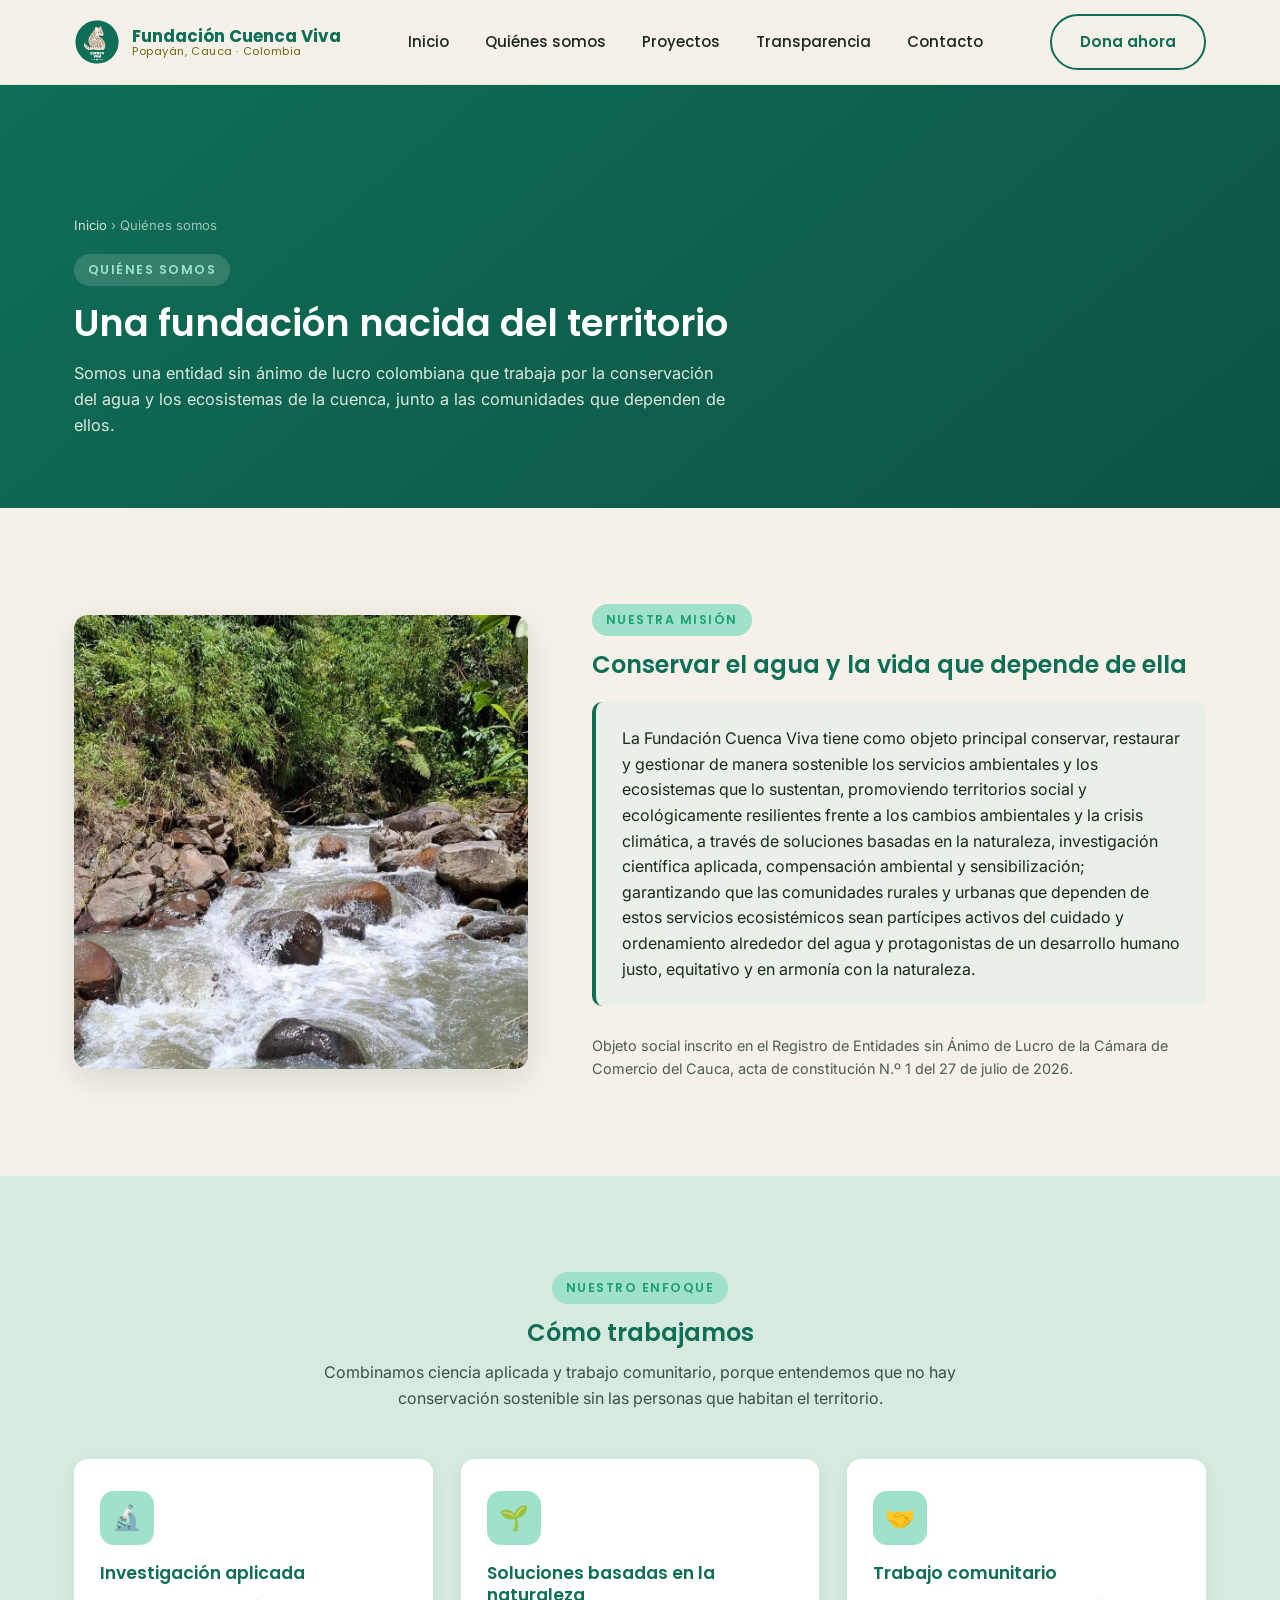
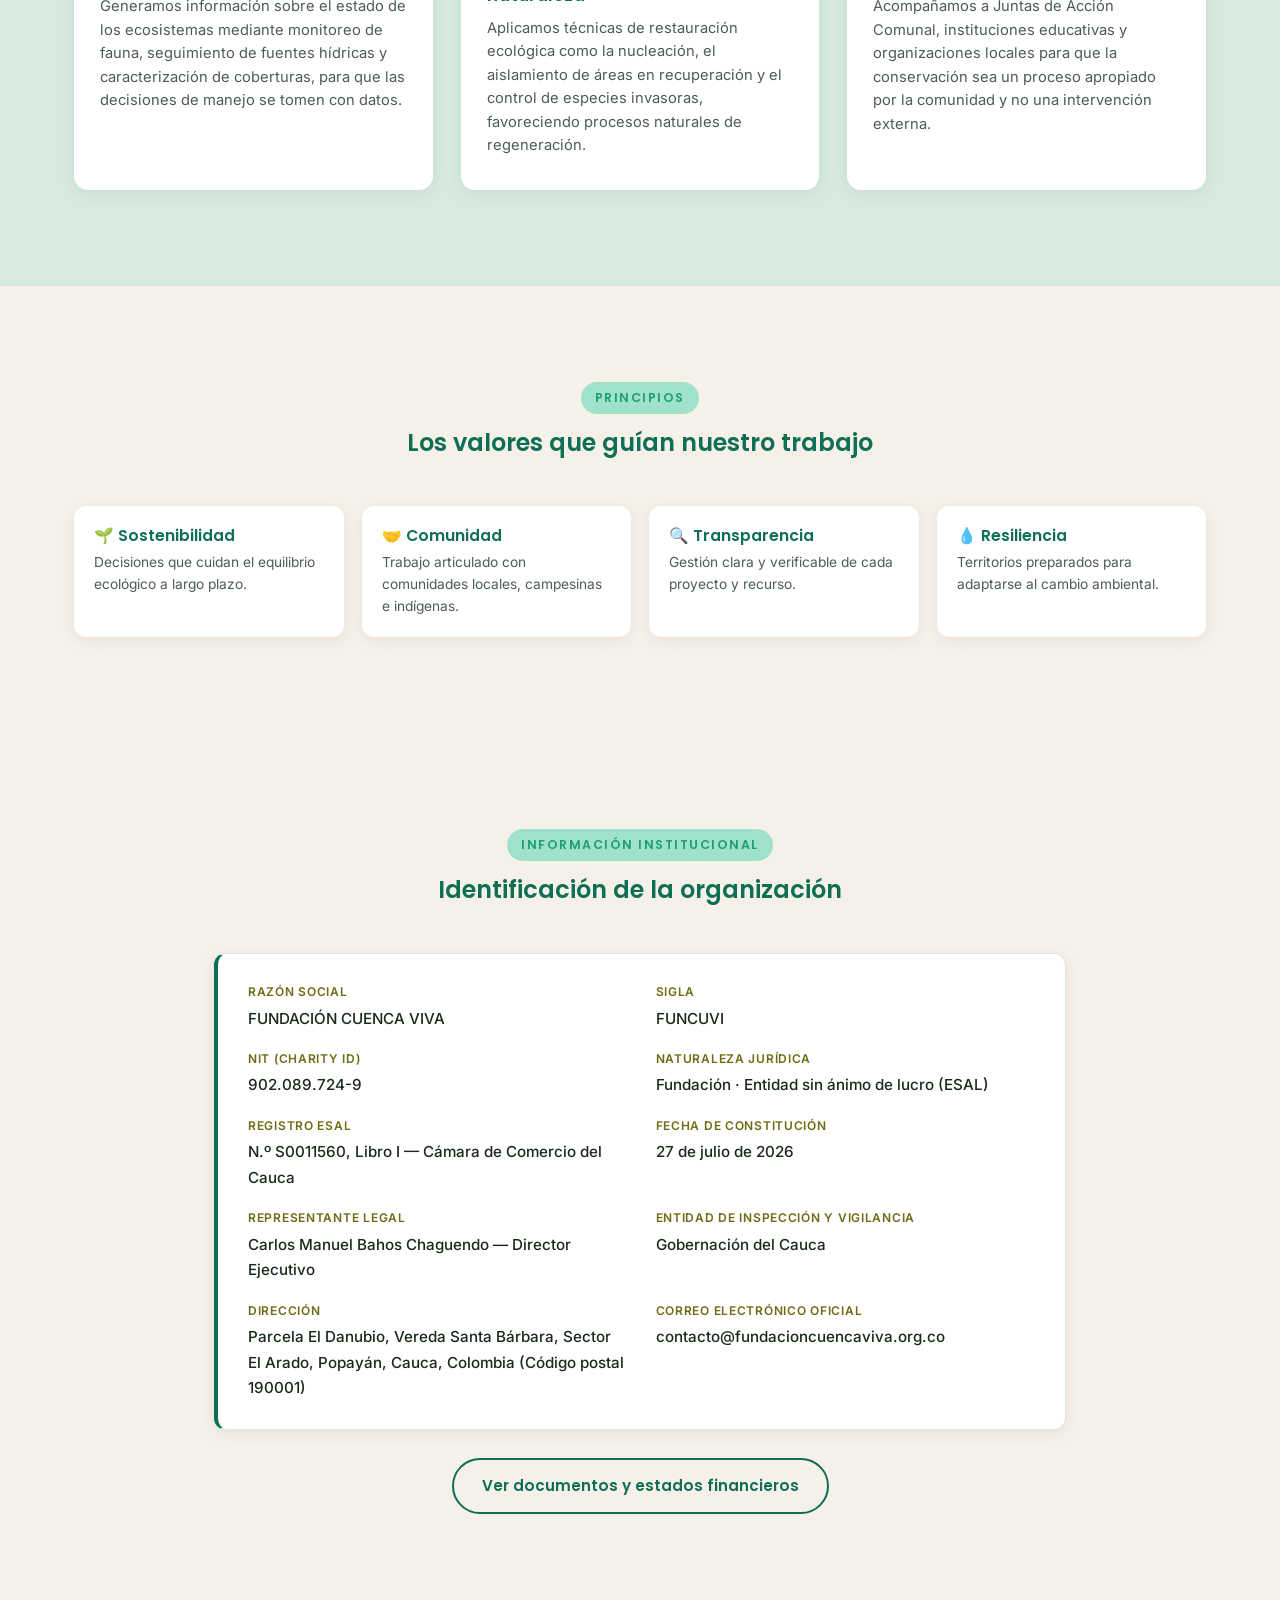
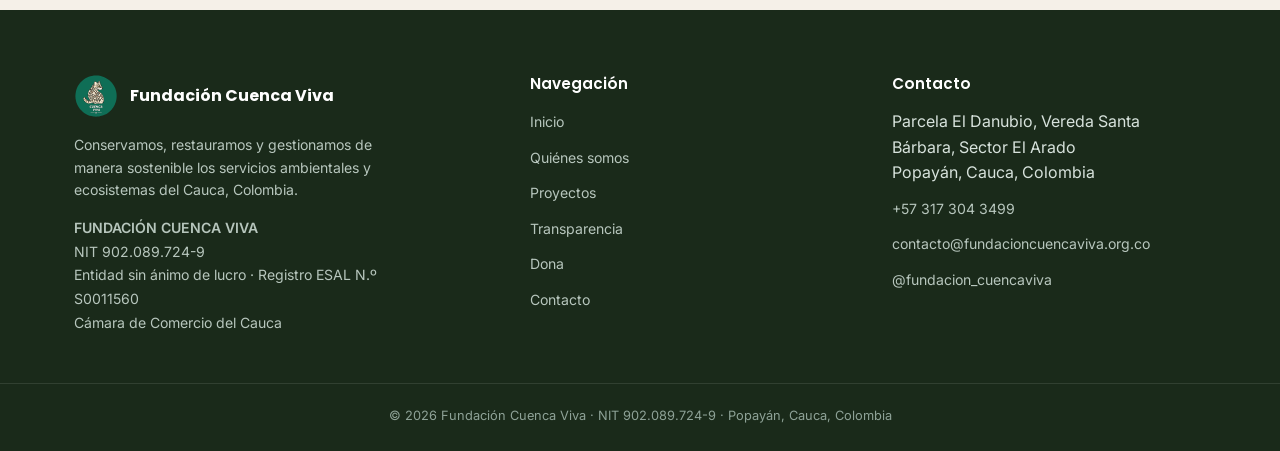
<file: quienes-somos.html>
<!DOCTYPE html>
<html lang="es">
<head>
<meta charset="UTF-8">
<meta name="viewport" content="width=device-width, initial-scale=1.0">
<title>Quiénes somos | Fundación Cuenca Viva</title>
<meta name="description" content="Conoce la Fundación Cuenca Viva: misión, visión, valores e identificación legal de nuestra entidad sin ánimo de lucro con NIT 902.089.724-9, con domicilio en Popayán, Cauca, Colombia.">
<link rel="icon" type="image/svg+xml" href="images/logo.svg?v=2">
<link rel="shortcut icon" type="image/svg+xml" href="images/logo.svg?v=2">
<link rel="preconnect" href="https://fonts.googleapis.com">
<link href="https://fonts.googleapis.com/css2?family=Inter:wght@400;500;600&family=Poppins:wght@500;600;700&display=swap" rel="stylesheet">
<link rel="stylesheet" href="css/style.css">
<link rel="canonical" href="https://fundacioncuencaviva.org.co/quienes-somos">
</head>
<body>

<header class="header">
  <div class="container">
    <a href="index.html" class="marca">
      <img src="images/logo.svg?v=2" alt="Logo Fundación Cuenca Viva">
      <span class="marca-texto">Fundación Cuenca Viva<span>Popayán, Cauca · Colombia</span></span>
    </a>

    <nav class="nav">
      <a href="index.html">Inicio</a>
      <a href="quienes-somos.html">Quiénes somos</a>
      <a href="proyectos.html">Proyectos</a>
      <a href="transparencia.html">Transparencia</a>
      <a href="contacto.html">Contacto</a>
    </nav>

    <div class="header-acciones">
      <a href="dona.html" class="btn btn-secundario">Dona ahora</a>
      <button class="menu-toggle" aria-label="Abrir menú">
        <span></span><span></span><span></span>
      </button>
    </div>
  </div>
</header>

<section class="page-header">
  <div class="container">
    <div class="migas"><a href="index.html">Inicio</a> › Quiénes somos</div>
    <span class="eyebrow">Quiénes somos</span>
    <h1>Una fundación nacida del territorio</h1>
    <p>Somos una entidad sin ánimo de lucro colombiana que trabaja por la conservación del agua y los ecosistemas de la cuenca, junto a las comunidades que dependen de ellos.</p>
  </div>
</section>

<!-- ======= MISIÓN ======= -->
<section class="quienes">
  <div class="container">
    <div class="quienes-img">
      <img src="images/mision-rio-molino.jpg" alt="Río Molino, en la subcuenca donde trabaja la Fundación Cuenca Viva">
    </div>

    <div class="quienes-texto">
      <span class="eyebrow">Nuestra misión</span>
      <h2>Conservar el agua y la vida que depende de ella</h2>

      <div class="mision-caja">
        La Fundación Cuenca Viva tiene como objeto principal conservar, restaurar y gestionar de manera sostenible los servicios ambientales y los ecosistemas que lo sustentan, promoviendo territorios social y ecológicamente resilientes frente a los cambios ambientales y la crisis climática, a través de soluciones basadas en la naturaleza, investigación científica aplicada, compensación ambiental y sensibilización; garantizando que las comunidades rurales y urbanas que dependen de estos servicios ecosistémicos sean partícipes activos del cuidado y ordenamiento alrededor del agua y protagonistas de un desarrollo humano justo, equitativo y en armonía con la naturaleza.
      </div>

      <p style="color:#4c5c54; font-size:0.9rem;">Objeto social inscrito en el Registro de Entidades sin Ánimo de Lucro de la Cámara de Comercio del Cauca, acta de constitución N.º 1 del 27 de julio de 2026.</p>
    </div>
  </div>
</section>

<!-- ======= VISIÓN Y ENFOQUE ======= -->
<section class="ejes">
  <div class="container">
    <div class="section-head centrado">
      <span class="eyebrow">Nuestro enfoque</span>
      <h2>Cómo trabajamos</h2>
      <p>Combinamos ciencia aplicada y trabajo comunitario, porque entendemos que no hay conservación sostenible sin las personas que habitan el territorio.</p>
    </div>

    <div class="ejes-grid">
      <div class="eje-card">
        <div class="eje-icono">🔬</div>
        <h3>Investigación aplicada</h3>
        <p>Generamos información sobre el estado de los ecosistemas mediante monitoreo de fauna, seguimiento de fuentes hídricas y caracterización de coberturas, para que las decisiones de manejo se tomen con datos.</p>
      </div>
      <div class="eje-card">
        <div class="eje-icono">🌱</div>
        <h3>Soluciones basadas en la naturaleza</h3>
        <p>Aplicamos técnicas de restauración ecológica como la nucleación, el aislamiento de áreas en recuperación y el control de especies invasoras, favoreciendo procesos naturales de regeneración.</p>
      </div>
      <div class="eje-card">
        <div class="eje-icono">🤝</div>
        <h3>Trabajo comunitario</h3>
        <p>Acompañamos a Juntas de Acción Comunal, instituciones educativas y organizaciones locales para que la conservación sea un proceso apropiado por la comunidad y no una intervención externa.</p>
      </div>
    </div>
  </div>
</section>

<!-- ======= VALORES ======= -->
<section class="proyectos">
  <div class="container">
    <div class="section-head centrado">
      <span class="eyebrow">Principios</span>
      <h2>Los valores que guían nuestro trabajo</h2>
    </div>

    <div class="valores" style="grid-template-columns:repeat(4,1fr);">
      <div class="valor-card">
        <h4>🌱 Sostenibilidad</h4>
        <p>Decisiones que cuidan el equilibrio ecológico a largo plazo.</p>
      </div>
      <div class="valor-card">
        <h4>🤝 Comunidad</h4>
        <p>Trabajo articulado con comunidades locales, campesinas e indígenas.</p>
      </div>
      <div class="valor-card">
        <h4>🔍 Transparencia</h4>
        <p>Gestión clara y verificable de cada proyecto y recurso.</p>
      </div>
      <div class="valor-card">
        <h4>💧 Resiliencia</h4>
        <p>Territorios preparados para adaptarse al cambio ambiental.</p>
      </div>
    </div>
  </div>
</section>

<!-- ======= IDENTIDAD LEGAL ======= -->
<section class="quienes">
  <div class="container" style="display:block; max-width:900px;">
    <div class="section-head centrado">
      <span class="eyebrow">Información institucional</span>
      <h2>Identificación de la organización</h2>
    </div>

    <div class="legal-box">
      <div class="legal-grid">
        <div class="legal-dato">
          <span>Razón social</span>
          <strong>FUNDACIÓN CUENCA VIVA</strong>
        </div>
        <div class="legal-dato">
          <span>Sigla</span>
          <strong>FUNCUVI</strong>
        </div>
        <div class="legal-dato">
          <span>NIT (Charity ID)</span>
          <strong>902.089.724-9</strong>
        </div>
        <div class="legal-dato">
          <span>Naturaleza jurídica</span>
          <strong>Fundación · Entidad sin ánimo de lucro (ESAL)</strong>
        </div>
        <div class="legal-dato">
          <span>Registro ESAL</span>
          <strong>N.º S0011560, Libro I — Cámara de Comercio del Cauca</strong>
        </div>
        <div class="legal-dato">
          <span>Fecha de constitución</span>
          <strong>27 de julio de 2026</strong>
        </div>
        <div class="legal-dato">
          <span>Representante legal</span>
          <strong>Carlos Manuel Bahos Chaguendo — Director Ejecutivo</strong>
        </div>
        <div class="legal-dato">
          <span>Entidad de inspección y vigilancia</span>
          <strong>Gobernación del Cauca</strong>
        </div>
        <div class="legal-dato">
          <span>Dirección</span>
          <strong>Parcela El Danubio, Vereda Santa Bárbara, Sector El Arado, Popayán, Cauca, Colombia (Código postal 190001)</strong>
        </div>
        <div class="legal-dato">
          <span>Correo electrónico oficial</span>
          <strong><a href="mailto:contacto@fundacioncuencaviva.org.co">contacto@fundacioncuencaviva.org.co</a></strong>
        </div>
      </div>
    </div>

    <p style="text-align:center; margin-top:28px;">
      <a href="transparencia.html" class="btn btn-secundario">Ver documentos y estados financieros</a>
    </p>
  </div>
</section>

<footer class="footer">
  <div class="container">
    <div>
      <div class="footer-marca">
        <img src="images/logo.svg?v=2" alt="Logo Fundación Cuenca Viva">
        <span>Fundación Cuenca Viva</span>
      </div>
      <p>Conservamos, restauramos y gestionamos de manera sostenible los servicios ambientales y ecosistemas del Cauca, Colombia.</p>
      <p class="footer-legal">
        <strong>FUNDACIÓN CUENCA VIVA</strong><br>
        NIT 902.089.724-9<br>
        Entidad sin ánimo de lucro · Registro ESAL N.º S0011560<br>
        Cámara de Comercio del Cauca
      </p>
    </div>

    <div>
      <h4>Navegación</h4>
      <ul>
        <li><a href="index.html">Inicio</a></li>
        <li><a href="quienes-somos.html">Quiénes somos</a></li>
        <li><a href="proyectos.html">Proyectos</a></li>
        <li><a href="transparencia.html">Transparencia</a></li>
        <li><a href="dona.html">Dona</a></li>
        <li><a href="contacto.html">Contacto</a></li>
      </ul>
    </div>

    <div>
      <h4>Contacto</h4>
      <ul>
        <li>Parcela El Danubio, Vereda Santa Bárbara, Sector El Arado<br>Popayán, Cauca, Colombia</li>
        <li><a href="tel:+573173043499">+57 317 304 3499</a></li>
        <li><a href="mailto:contacto@fundacioncuencaviva.org.co">contacto@fundacioncuencaviva.org.co</a></li>
        <li><a href="https://www.instagram.com/fundacion_cuencaviva" target="_blank" rel="noopener">@fundacion_cuencaviva</a></li>
      </ul>
    </div>
  </div>

  <div class="footer-bottom">
    © <span id="anio-actual"></span> Fundación Cuenca Viva · NIT 902.089.724-9 · Popayán, Cauca, Colombia
  </div>
</footer>

<script src="js/script.js"></script>
</body>
</html>
</file>
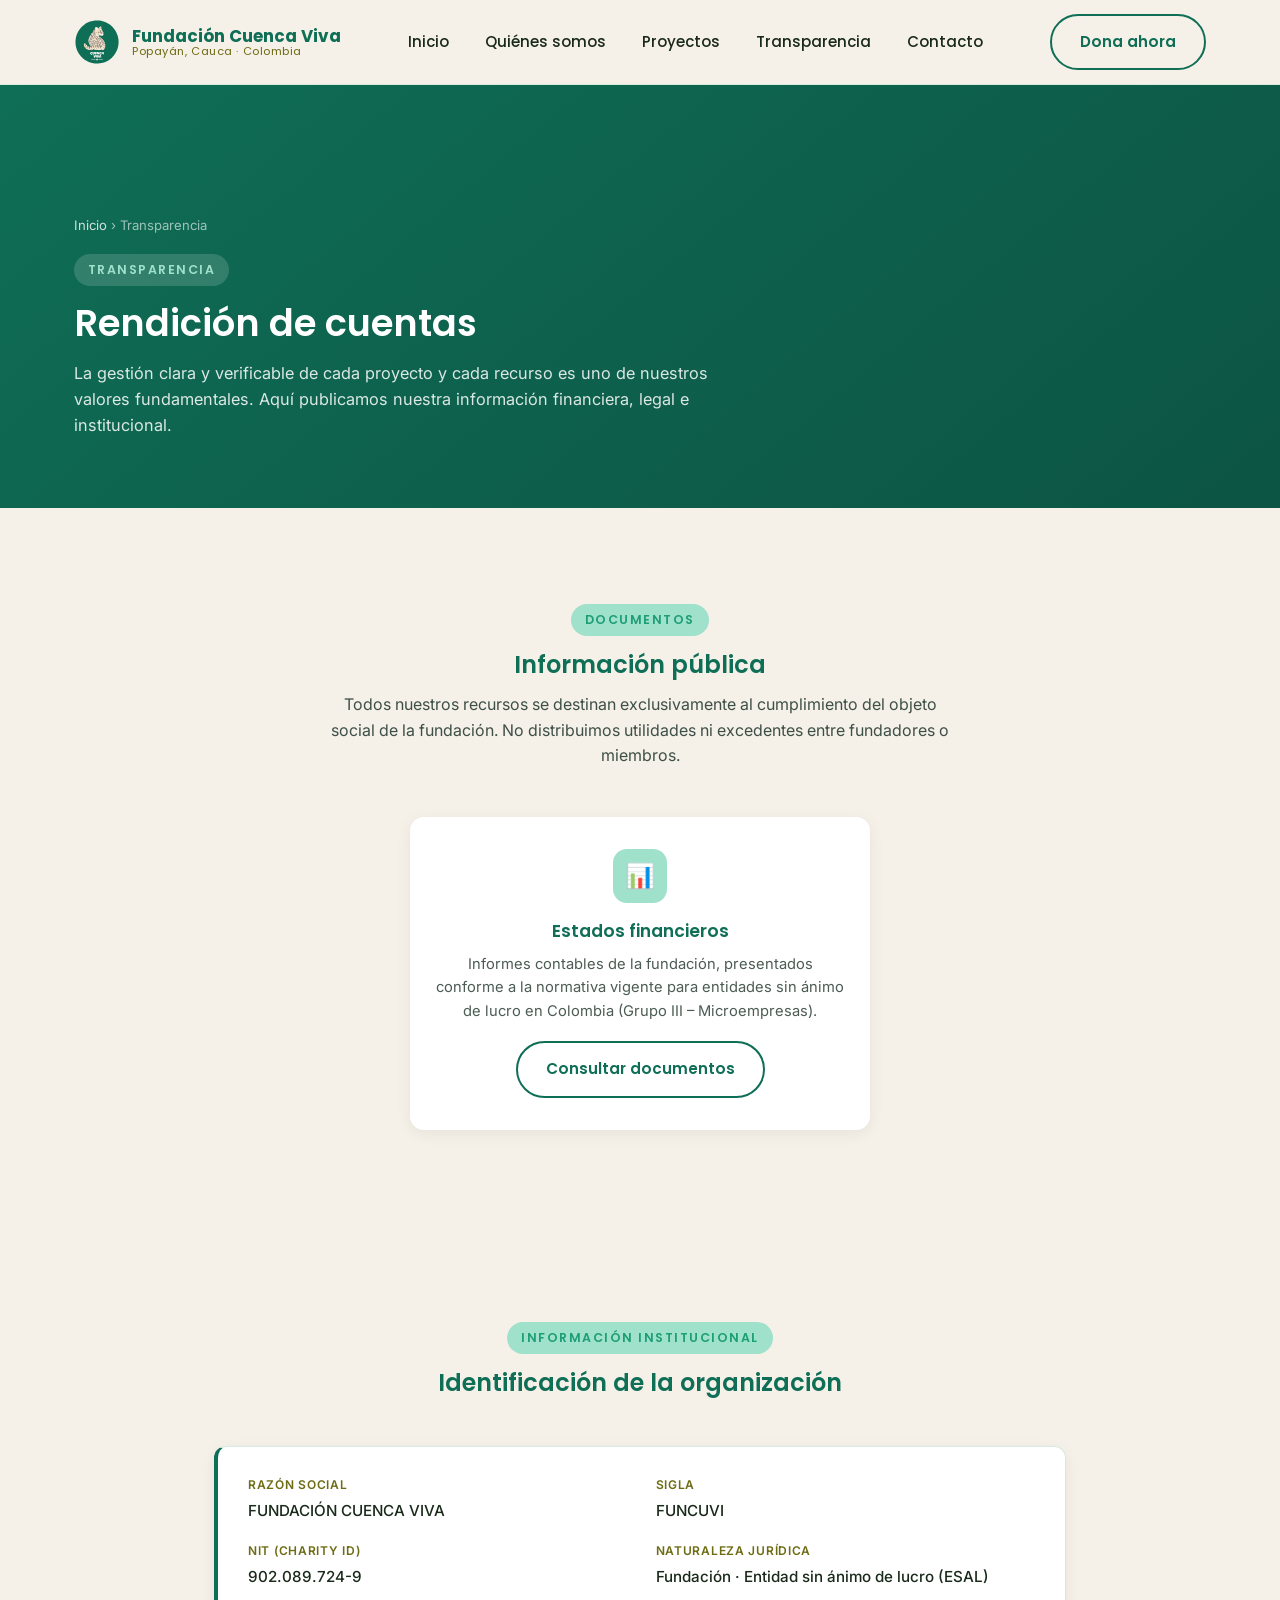
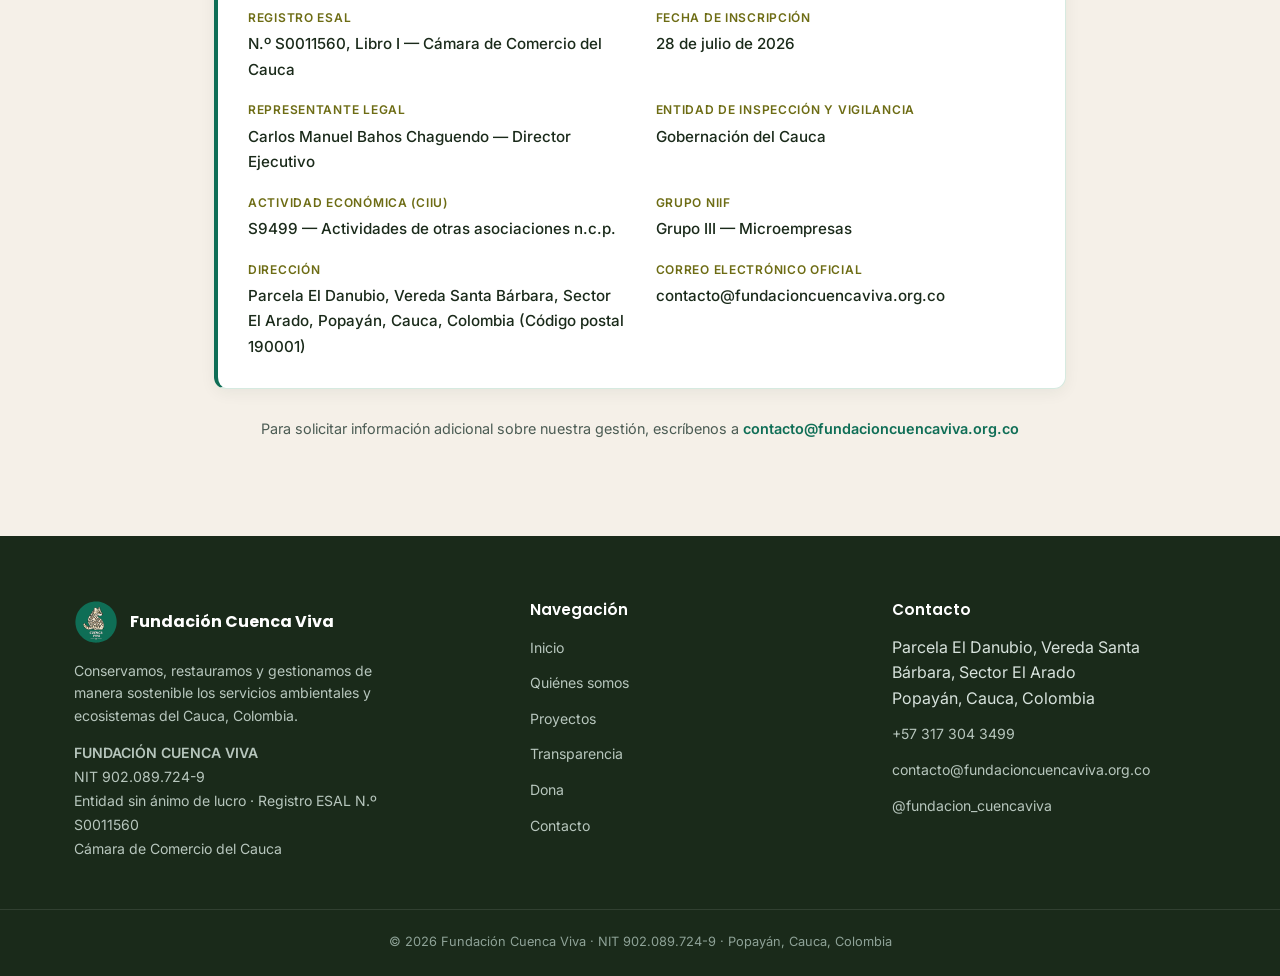
<file: transparencia.html>
<!DOCTYPE html>
<html lang="es">
<head>
<meta charset="UTF-8">
<meta name="viewport" content="width=device-width, initial-scale=1.0">
<title>Transparencia | Fundación Cuenca Viva</title>
<meta name="description" content="Estados financieros, documentos legales e información institucional de la Fundación Cuenca Viva, entidad sin ánimo de lucro con NIT 902.089.724-9, Popayán, Cauca, Colombia.">
<link rel="icon" type="image/svg+xml" href="images/logo.svg?v=2">
<link rel="shortcut icon" type="image/svg+xml" href="images/logo.svg?v=2">
<link rel="preconnect" href="https://fonts.googleapis.com">
<link href="https://fonts.googleapis.com/css2?family=Inter:wght@400;500;600&family=Poppins:wght@500;600;700&display=swap" rel="stylesheet">
<link rel="stylesheet" href="css/style.css">
<link rel="canonical" href="https://fundacioncuencaviva.org.co/transparencia">
</head>
<body>

<header class="header">
  <div class="container">
    <a href="index.html" class="marca">
      <img src="images/logo.svg?v=2" alt="Logo Fundación Cuenca Viva">
      <span class="marca-texto">Fundación Cuenca Viva<span>Popayán, Cauca · Colombia</span></span>
    </a>

    <nav class="nav">
      <a href="index.html">Inicio</a>
      <a href="quienes-somos.html">Quiénes somos</a>
      <a href="proyectos.html">Proyectos</a>
      <a href="transparencia.html">Transparencia</a>
      <a href="contacto.html">Contacto</a>
    </nav>

    <div class="header-acciones">
      <a href="dona.html" class="btn btn-secundario">Dona ahora</a>
      <button class="menu-toggle" aria-label="Abrir menú">
        <span></span><span></span><span></span>
      </button>
    </div>
  </div>
</header>

<section class="page-header">
  <div class="container">
    <div class="migas"><a href="index.html">Inicio</a> › Transparencia</div>
    <span class="eyebrow">Transparencia</span>
    <h1>Rendición de cuentas</h1>
    <p>La gestión clara y verificable de cada proyecto y cada recurso es uno de nuestros valores fundamentales. Aquí publicamos nuestra información financiera, legal e institucional.</p>
  </div>
</section>

<section class="proyectos">
  <div class="container">
    <div class="section-head centrado">
      <span class="eyebrow">Documentos</span>
      <h2>Información pública</h2>
      <p>Todos nuestros recursos se destinan exclusivamente al cumplimiento del objeto social de la fundación. No distribuimos utilidades ni excedentes entre fundadores o miembros.</p>
    </div>

    <div style="max-width:460px; margin:0 auto;">
      <div class="eje-card" style="text-align:center;">
        <div class="eje-icono" style="margin:0 auto 18px;">📊</div>
        <h3>Estados financieros</h3>
        <p>Informes contables de la fundación, presentados conforme a la normativa vigente para entidades sin ánimo de lucro en Colombia (Grupo III – Microempresas).</p>
        <a href="https://drive.google.com/drive/folders/1YiDVrgM5qnXrHFP4vFCOw5fzSF10_8IA?usp=sharing" target="_blank" rel="noopener" class="btn btn-secundario" style="margin-top:18px;">Consultar documentos</a>
      </div>
    </div>
  </div>
</section>

<!-- ======= DATOS INSTITUCIONALES ======= -->
<section class="quienes">
  <div class="container" style="display:block; max-width:900px;">
    <div class="section-head centrado">
      <span class="eyebrow">Información institucional</span>
      <h2>Identificación de la organización</h2>
    </div>

    <div class="legal-box">
      <div class="legal-grid">
        <div class="legal-dato">
          <span>Razón social</span>
          <strong>FUNDACIÓN CUENCA VIVA</strong>
        </div>
        <div class="legal-dato">
          <span>Sigla</span>
          <strong>FUNCUVI</strong>
        </div>
        <div class="legal-dato">
          <span>NIT (Charity ID)</span>
          <strong>902.089.724-9</strong>
        </div>
        <div class="legal-dato">
          <span>Naturaleza jurídica</span>
          <strong>Fundación · Entidad sin ánimo de lucro (ESAL)</strong>
        </div>
        <div class="legal-dato">
          <span>Registro ESAL</span>
          <strong>N.º S0011560, Libro I — Cámara de Comercio del Cauca</strong>
        </div>
        <div class="legal-dato">
          <span>Fecha de inscripción</span>
          <strong>28 de julio de 2026</strong>
        </div>
        <div class="legal-dato">
          <span>Representante legal</span>
          <strong>Carlos Manuel Bahos Chaguendo — Director Ejecutivo</strong>
        </div>
        <div class="legal-dato">
          <span>Entidad de inspección y vigilancia</span>
          <strong>Gobernación del Cauca</strong>
        </div>
        <div class="legal-dato">
          <span>Actividad económica (CIIU)</span>
          <strong>S9499 — Actividades de otras asociaciones n.c.p.</strong>
        </div>
        <div class="legal-dato">
          <span>Grupo NIIF</span>
          <strong>Grupo III — Microempresas</strong>
        </div>
        <div class="legal-dato">
          <span>Dirección</span>
          <strong>Parcela El Danubio, Vereda Santa Bárbara, Sector El Arado, Popayán, Cauca, Colombia (Código postal 190001)</strong>
        </div>
        <div class="legal-dato">
          <span>Correo electrónico oficial</span>
          <strong><a href="mailto:contacto@fundacioncuencaviva.org.co">contacto@fundacioncuencaviva.org.co</a></strong>
        </div>
      </div>
    </div>

    <p style="text-align:center; margin-top:28px; font-size:0.9rem; color:#4c5c54;">
      Para solicitar información adicional sobre nuestra gestión, escríbenos a
      <a href="mailto:contacto@fundacioncuencaviva.org.co" style="color:var(--verde-oscuro); font-weight:600;">contacto@fundacioncuencaviva.org.co</a>
    </p>
  </div>
</section>

<footer class="footer">
  <div class="container">
    <div>
      <div class="footer-marca">
        <img src="images/logo.svg?v=2" alt="Logo Fundación Cuenca Viva">
        <span>Fundación Cuenca Viva</span>
      </div>
      <p>Conservamos, restauramos y gestionamos de manera sostenible los servicios ambientales y ecosistemas del Cauca, Colombia.</p>
      <p class="footer-legal">
        <strong>FUNDACIÓN CUENCA VIVA</strong><br>
        NIT 902.089.724-9<br>
        Entidad sin ánimo de lucro · Registro ESAL N.º S0011560<br>
        Cámara de Comercio del Cauca
      </p>
    </div>

    <div>
      <h4>Navegación</h4>
      <ul>
        <li><a href="index.html">Inicio</a></li>
        <li><a href="quienes-somos.html">Quiénes somos</a></li>
        <li><a href="proyectos.html">Proyectos</a></li>
        <li><a href="transparencia.html">Transparencia</a></li>
        <li><a href="dona.html">Dona</a></li>
        <li><a href="contacto.html">Contacto</a></li>
      </ul>
    </div>

    <div>
      <h4>Contacto</h4>
      <ul>
        <li>Parcela El Danubio, Vereda Santa Bárbara, Sector El Arado<br>Popayán, Cauca, Colombia</li>
        <li><a href="tel:+573173043499">+57 317 304 3499</a></li>
        <li><a href="mailto:contacto@fundacioncuencaviva.org.co">contacto@fundacioncuencaviva.org.co</a></li>
        <li><a href="https://www.instagram.com/fundacion_cuencaviva" target="_blank" rel="noopener">@fundacion_cuencaviva</a></li>
      </ul>
    </div>
  </div>

  <div class="footer-bottom">
    © <span id="anio-actual"></span> Fundación Cuenca Viva · NIT 902.089.724-9 · Popayán, Cauca, Colombia
  </div>
</footer>

<script src="js/script.js"></script>
</body>
</html>
</file>
<file: css/style.css>
/* ===========================
   Fundación Cuenca Viva — Estilos
   =========================== */

:root {
  --verde-oscuro: #0F6E56;
  --verde: #1D9E75;
  --verde-claro: #9FE1CB;
  --azul: #0F3E98;
  --negro-verde: #1A2A1A;
  --oliva: #6D6C14;
  --crema: #F5F0E8;
  --verde-palido: #E8F0E8;
  --menta-palido: #D6EAE0;

  --fuente-titulo: 'Poppins', sans-serif;
  --fuente-texto: 'Inter', sans-serif;

  --radio: 14px;
  --sombra: 0 10px 30px rgba(15, 46, 40, 0.12);
}

* { margin: 0; padding: 0; box-sizing: border-box; }

html { scroll-behavior: smooth; }

body {
  font-family: var(--fuente-texto);
  color: var(--negro-verde);
  background: var(--crema);
  line-height: 1.6;
  overflow-x: hidden;
}

img { max-width: 100%; display: block; }

a { text-decoration: none; color: inherit; }

ul { list-style: none; }

.container {
  width: 100%;
  max-width: 1180px;
  margin: 0 auto;
  padding: 0 24px;
}

h1, h2, h3, h4 {
  font-family: var(--fuente-titulo);
  color: var(--verde-oscuro);
  font-weight: 600;
  line-height: 1.25;
}

.eyebrow {
  display: inline-block;
  font-family: var(--fuente-titulo);
  font-size: 0.78rem;
  font-weight: 600;
  letter-spacing: 0.12em;
  text-transform: uppercase;
  color: var(--verde);
  background: var(--verde-claro);
  padding: 6px 14px;
  border-radius: 999px;
  margin-bottom: 14px;
}

.section-head {
  max-width: 640px;
  margin-bottom: 48px;
}

.section-head p {
  color: #3d4f47;
  margin-top: 12px;
}

.section-head.centrado {
  margin-left: auto;
  margin-right: auto;
  text-align: center;
}

section { padding: 96px 0; }

/* ---------- Botones ---------- */

.btn {
  display: inline-flex;
  align-items: center;
  gap: 8px;
  font-family: var(--fuente-titulo);
  font-weight: 600;
  font-size: 0.95rem;
  padding: 14px 28px;
  border-radius: 999px;
  border: 2px solid transparent;
  cursor: pointer;
  transition: transform 0.2s ease, box-shadow 0.2s ease, background 0.2s ease, color 0.2s ease;
}

.btn-primario {
  background: var(--verde-oscuro);
  color: #fff;
}

.btn-primario:hover { background: var(--verde); transform: translateY(-2px); box-shadow: var(--sombra); }

.btn-secundario {
  background: transparent;
  border-color: var(--verde-oscuro);
  color: var(--verde-oscuro);
}

.btn-secundario:hover { background: var(--verde-oscuro); color: #fff; transform: translateY(-2px); }

.btn-donar {
  background: var(--azul);
  color: #fff;
}

.btn-donar:hover { background: #0c3480; transform: translateY(-2px); box-shadow: var(--sombra); }

.btn-block { width: 100%; justify-content: center; }

/* ---------- Header ---------- */

.header {
  position: sticky;
  top: 0;
  z-index: 100;
  background: rgba(245, 240, 232, 0.92);
  backdrop-filter: blur(8px);
  border-bottom: 1px solid var(--menta-palido);
}

.header .container {
  display: flex;
  align-items: center;
  justify-content: space-between;
  height: 84px;
}

.marca { display: flex; align-items: center; gap: 12px; }

.marca img { width: 46px; height: 46px; border-radius: 50%; }

.marca-texto { font-family: var(--fuente-titulo); font-weight: 700; color: var(--verde-oscuro); font-size: 1.05rem; line-height: 1.1; }

.marca-texto span { display: block; font-weight: 400; font-size: 0.7rem; color: var(--oliva); letter-spacing: 0.05em; }

.nav { display: flex; align-items: center; gap: 36px; }

.nav a {
  font-family: var(--fuente-titulo);
  font-weight: 500;
  font-size: 0.94rem;
  color: var(--negro-verde);
  position: relative;
  padding: 6px 0;
}

.nav a::after {
  content: "";
  position: absolute;
  left: 0; bottom: 0;
  width: 0; height: 2px;
  background: var(--verde);
  transition: width 0.25s ease;
}

.nav a:hover::after { width: 100%; }

.header-acciones { display: flex; align-items: center; gap: 18px; }

.menu-toggle {
  display: none;
  flex-direction: column;
  gap: 5px;
  background: none;
  border: none;
  cursor: pointer;
  padding: 6px;
}

.menu-toggle span { width: 24px; height: 2px; background: var(--verde-oscuro); border-radius: 2px; }

/* ---------- Hero ---------- */

.hero {
  position: relative;
  padding: 140px 0 100px;
  background: linear-gradient(160deg, var(--menta-palido) 0%, var(--crema) 55%);
  overflow: hidden;
}

.hero .container {
  display: grid;
  grid-template-columns: 1.1fr 0.9fr;
  gap: 56px;
  align-items: center;
}

.hero h1 { font-size: 2.75rem; margin: 14px 0 20px; }

.hero h1 em { color: var(--verde); font-style: normal; }

.hero p { font-size: 1.08rem; color: #3d4f47; max-width: 520px; margin-bottom: 32px; }

.hero-acciones { display: flex; gap: 16px; flex-wrap: wrap; }

.hero-visual {
  position: relative;
  border-radius: 28px;
  overflow: hidden;
  box-shadow: var(--sombra);
  aspect-ratio: 4 / 5;
}

.hero-visual img { width: 100%; height: 100%; object-fit: cover; }

.hero-stats {
  position: absolute;
  bottom: -1px;
  left: 0; right: 0;
  background: rgba(15, 110, 86, 0.92);
  color: #fff;
  display: flex;
  justify-content: space-around;
  padding: 18px 10px;
  backdrop-filter: blur(4px);
}

.hero-stats div { text-align: center; }

.hero-stats strong { display: block; font-family: var(--fuente-titulo); font-size: 1.4rem; }

.hero-stats span { font-size: 0.72rem; opacity: 0.85; }

.hero-ola {
  position: absolute;
  bottom: -2px; left: 0; right: 0;
  height: 90px;
  background: var(--crema);
  clip-path: ellipse(70% 100% at 50% 100%);
}

/* ---------- Aliados barra ---------- */

.franja-aliados { background: var(--verde-oscuro); padding: 22px 0; }

.franja-aliados .container { display: flex; align-items: center; justify-content: center; gap: 14px; flex-wrap: wrap; }

.franja-aliados p { color: #fff; font-size: 0.9rem; letter-spacing: 0.03em; text-align: center; }

/* ---------- Quiénes somos ---------- */

.quienes { background: var(--crema); }

.quienes .container { display: grid; grid-template-columns: 0.85fr 1.15fr; gap: 64px; align-items: center; }

.quienes-img { border-radius: var(--radio); overflow: hidden; box-shadow: var(--sombra); }

.mision-caja {
  background: var(--verde-palido);
  border-left: 4px solid var(--verde-oscuro);
  border-radius: 10px;
  padding: 24px 26px;
  margin: 22px 0 28px;
  font-size: 1rem;
  color: var(--negro-verde);
}

.valores { display: grid; grid-template-columns: repeat(2, 1fr); gap: 18px; margin-top: 10px; }

.valor-card {
  background: #fff;
  border-radius: 12px;
  padding: 20px;
  box-shadow: 0 4px 16px rgba(15,46,40,0.06);
}

.valor-card h4 { font-size: 0.98rem; margin-bottom: 6px; }

.valor-card p { font-size: 0.86rem; color: #4c5c54; }

/* ---------- Ejes / qué hacemos ---------- */

.ejes { background: var(--menta-palido); }

.ejes-grid { display: grid; grid-template-columns: repeat(3, 1fr); gap: 28px; }

.eje-card {
  background: #fff;
  border-radius: var(--radio);
  padding: 32px 26px;
  box-shadow: 0 4px 16px rgba(15,46,40,0.06);
  transition: transform 0.25s ease, box-shadow 0.25s ease;
}

.eje-card:hover { transform: translateY(-6px); box-shadow: var(--sombra); }

.eje-icono {
  width: 54px; height: 54px;
  border-radius: 14px;
  background: var(--verde-claro);
  display: flex; align-items: center; justify-content: center;
  font-size: 1.5rem;
  margin-bottom: 18px;
}

.eje-card h3 { font-size: 1.08rem; margin-bottom: 10px; }

.eje-card p { font-size: 0.92rem; color: #4c5c54; }

/* ---------- Proyectos ---------- */

.proyectos { background: var(--crema); }

.proyectos-grid { display: grid; grid-template-columns: repeat(3, 1fr); gap: 30px; }

.proyecto-card {
  background: #fff;
  border-radius: var(--radio);
  overflow: hidden;
  box-shadow: 0 4px 16px rgba(15,46,40,0.06);
  transition: transform 0.25s ease, box-shadow 0.25s ease;
}

.proyecto-card:hover { transform: translateY(-6px); box-shadow: var(--sombra); }

.proyecto-img { height: 190px; overflow: hidden; }

.proyecto-img img { width: 100%; height: 100%; object-fit: cover; transition: transform 0.4s ease; }

.proyecto-card:hover .proyecto-img img { transform: scale(1.08); }

.proyecto-body { padding: 22px 24px 26px; }

.tag-estado {
  display: inline-block;
  font-size: 0.72rem;
  font-weight: 600;
  letter-spacing: 0.04em;
  text-transform: uppercase;
  color: var(--verde-oscuro);
  background: var(--verde-claro);
  padding: 4px 10px;
  border-radius: 999px;
  margin-bottom: 12px;
}

.proyecto-body h3 { font-size: 1.05rem; margin-bottom: 8px; }

.proyecto-body p { font-size: 0.9rem; color: #4c5c54; margin-bottom: 14px; }

.proyecto-body a { font-family: var(--fuente-titulo); font-size: 0.86rem; font-weight: 600; color: var(--verde-oscuro); }

.proyectos-cta { text-align: center; margin-top: 48px; }

/* ---------- Cómo donar ---------- */

.donar {
  background: var(--verde-oscuro);
  color: #fff;
  position: relative;
  overflow: hidden;
}

.donar .container { position: relative; z-index: 2; display: grid; grid-template-columns: 1fr 1fr; gap: 56px; align-items: center; }

.donar .section-head h2 { color: #fff; }

.donar .eyebrow { background: rgba(255,255,255,0.15); color: var(--verde-claro); }

.donar .section-head p { color: rgba(255,255,255,0.82); }

.donar-opciones { display: flex; flex-direction: column; gap: 16px; margin-top: 28px; }

.donar-item {
  background: rgba(255,255,255,0.08);
  border: 1px solid rgba(255,255,255,0.18);
  border-radius: 12px;
  padding: 18px 20px;
  display: flex;
  justify-content: space-between;
  align-items: center;
  gap: 12px;
}

.donar-item h4 { color: #fff; font-size: 0.98rem; margin-bottom: 4px; }

.donar-item p { color: rgba(255,255,255,0.75); font-size: 0.85rem; }

.donar-card {
  background: #fff;
  border-radius: var(--radio);
  padding: 34px;
  color: var(--negro-verde);
  box-shadow: var(--sombra);
}

.donar-card h3 { margin-bottom: 8px; }

.donar-card p { color: #4c5c54; font-size: 0.92rem; margin-bottom: 22px; }

.monto-grupo { display: grid; grid-template-columns: repeat(3, 1fr); gap: 10px; margin-bottom: 20px; }

.monto-opcion {
  border: 2px solid var(--menta-palido);
  background: var(--verde-palido);
  border-radius: 10px;
  padding: 12px 0;
  text-align: center;
  font-family: var(--fuente-titulo);
  font-weight: 600;
  color: var(--verde-oscuro);
  cursor: pointer;
}

.monto-opcion.activo, .monto-opcion:hover { border-color: var(--verde-oscuro); background: var(--verde-claro); }

/* ---------- Contacto ---------- */

.contacto { background: var(--verde-palido); }

.contacto .container { display: grid; grid-template-columns: 0.9fr 1.1fr; gap: 56px; }

.contacto-info { display: flex; flex-direction: column; gap: 22px; }

.info-item { display: flex; gap: 16px; align-items: flex-start; }

.info-icono {
  width: 44px; height: 44px; flex-shrink: 0;
  border-radius: 12px;
  background: var(--verde-claro);
  display: flex; align-items: center; justify-content: center;
  font-size: 1.15rem;
}

.info-item h4 { font-size: 0.95rem; margin-bottom: 3px; }

.info-item p, .info-item a { font-size: 0.9rem; color: #3d4f47; }

.redes { display: flex; gap: 12px; margin-top: 6px; }

.redes a {
  width: 40px; height: 40px;
  border-radius: 50%;
  background: var(--verde-oscuro);
  color: #fff;
  display: flex; align-items: center; justify-content: center;
  font-size: 1rem;
  transition: background 0.2s ease, transform 0.2s ease;
}

.redes a:hover { background: var(--azul); transform: translateY(-3px); }

.form-caja {
  background: #fff;
  border-radius: var(--radio);
  padding: 34px;
  box-shadow: var(--sombra);
}

.form-fila { display: grid; grid-template-columns: 1fr 1fr; gap: 16px; }

.campo { margin-bottom: 18px; display: flex; flex-direction: column; gap: 6px; }

.campo label { font-size: 0.85rem; font-weight: 600; color: var(--verde-oscuro); }

.campo input, .campo textarea, .campo select {
  border: 1.5px solid var(--menta-palido);
  border-radius: 8px;
  padding: 12px 14px;
  font-family: var(--fuente-texto);
  font-size: 0.92rem;
  background: var(--crema);
  color: var(--negro-verde);
}

.campo input:focus, .campo textarea:focus, .campo select:focus {
  outline: none;
  border-color: var(--verde-oscuro);
}

.campo textarea { resize: vertical; min-height: 110px; }

/* ---------- Footer ---------- */

.footer { background: var(--negro-verde); color: #d7e2dc; padding: 64px 0 24px; }

.footer .container { display: grid; grid-template-columns: 1.3fr 1fr 1fr; gap: 48px; }

.footer-marca { display: flex; align-items: center; gap: 12px; margin-bottom: 16px; }

.footer-marca img { width: 44px; height: 44px; border-radius: 50%; }

.footer-marca span { font-family: var(--fuente-titulo); font-weight: 700; color: #fff; }

.footer p { font-size: 0.88rem; color: #b7c6bd; max-width: 320px; }

.footer h4 { color: #fff; font-size: 0.95rem; margin-bottom: 16px; }

.footer ul li { margin-bottom: 10px; }

.footer ul a { font-size: 0.88rem; color: #b7c6bd; }

.footer ul a:hover { color: var(--verde-claro); }

.footer-bottom {
  margin-top: 48px;
  padding-top: 22px;
  border-top: 1px solid rgba(255,255,255,0.1);
  text-align: center;
  font-size: 0.8rem;
  color: #8ea297;
}

/* ---------- Responsive ---------- */

@media (max-width: 960px) {
  .hero .container,
  .quienes .container,
  .donar .container,
  .contacto .container { grid-template-columns: 1fr; }

  .hero-visual { max-width: 460px; margin: 0 auto; }
  .ejes-grid, .proyectos-grid { grid-template-columns: repeat(2, 1fr); }
  .footer .container { grid-template-columns: 1fr 1fr; }
}

@media (max-width: 720px) {
  .nav, .header-acciones .btn-secundario { display: none; }
  .menu-toggle { display: flex; }

  .nav.abierto {
    display: flex;
    flex-direction: column;
    position: absolute;
    top: 84px; left: 0; right: 0;
    background: var(--crema);
    padding: 24px;
    gap: 18px;
    border-bottom: 1px solid var(--menta-palido);
    box-shadow: var(--sombra);
  }

  .hero { padding: 110px 0 80px; }
  .hero h1 { font-size: 2.1rem; }
  section { padding: 64px 0; }
  .ejes-grid, .proyectos-grid, .valores, .form-fila { grid-template-columns: 1fr; }
  .footer .container { grid-template-columns: 1fr; gap: 32px; }
  .donar-item { flex-direction: column; align-items: flex-start; }
}

/* ===========================
   Páginas internas
   =========================== */

.page-header {
  background: linear-gradient(140deg, var(--verde-oscuro) 0%, #0c5443 100%);
  padding: 130px 0 70px;
  color: #fff;
}

.page-header h1 {
  color: #fff;
  font-size: 2.3rem;
  margin-bottom: 14px;
}

.page-header p {
  color: rgba(255,255,255,0.85);
  max-width: 660px;
  font-size: 1.02rem;
}

.page-header .eyebrow {
  background: rgba(255,255,255,0.15);
  color: var(--verde-claro);
}

.migas {
  font-size: 0.82rem;
  color: rgba(255,255,255,0.6);
  margin-bottom: 18px;
}

.migas a { color: rgba(255,255,255,0.8); }
.migas a:hover { color: #fff; }

/* Bloque de identidad legal */
.legal-box {
  background: #fff;
  border: 1px solid var(--menta-palido);
  border-left: 4px solid var(--verde-oscuro);
  border-radius: 12px;
  padding: 28px 30px;
  box-shadow: 0 4px 16px rgba(15,46,40,0.06);
}

.legal-box h3 { font-size: 1.1rem; margin-bottom: 18px; }

.legal-grid {
  display: grid;
  grid-template-columns: repeat(2, 1fr);
  gap: 18px 28px;
}

.legal-dato span {
  display: block;
  font-size: 0.75rem;
  letter-spacing: 0.06em;
  text-transform: uppercase;
  color: var(--oliva);
  font-weight: 600;
  margin-bottom: 4px;
}

.legal-dato strong {
  font-family: var(--fuente-texto);
  font-weight: 500;
  font-size: 0.95rem;
  color: var(--negro-verde);
}

/* Proyecto en detalle */
.proyecto-detalle {
  display: grid;
  grid-template-columns: 1fr 1fr;
  gap: 48px;
  align-items: center;
  margin-bottom: 72px;
}

.proyecto-detalle:nth-child(even) .proyecto-detalle-img { order: 2; }

.proyecto-detalle-img {
  border-radius: var(--radio);
  overflow: hidden;
  box-shadow: var(--sombra);
  aspect-ratio: 4 / 3;
}

.proyecto-detalle-img img { width: 100%; height: 100%; object-fit: cover; }

.proyecto-detalle h2 { font-size: 1.5rem; margin: 12px 0 14px; }

.proyecto-detalle p { color: #4c5c54; margin-bottom: 14px; }

.dato-lista { list-style: none; margin: 18px 0; }

.dato-lista li {
  padding: 8px 0 8px 26px;
  position: relative;
  font-size: 0.93rem;
  color: #4c5c54;
  border-bottom: 1px solid var(--menta-palido);
}

.dato-lista li::before {
  content: "→";
  position: absolute;
  left: 0;
  color: var(--verde);
  font-weight: 600;
}

/* Footer legal */
.footer-legal {
  font-size: 0.82rem;
  color: #8ea297;
  line-height: 1.7;
  margin-top: 14px;
}

.footer-legal strong { color: #b7c6bd; font-weight: 600; }

@media (max-width: 960px) {
  .proyecto-detalle { grid-template-columns: 1fr; gap: 28px; }
  .proyecto-detalle:nth-child(even) .proyecto-detalle-img { order: 0; }
  .legal-grid { grid-template-columns: 1fr; }
  .page-header { padding: 110px 0 56px; }
  .page-header h1 { font-size: 1.8rem; }
}
</file>
